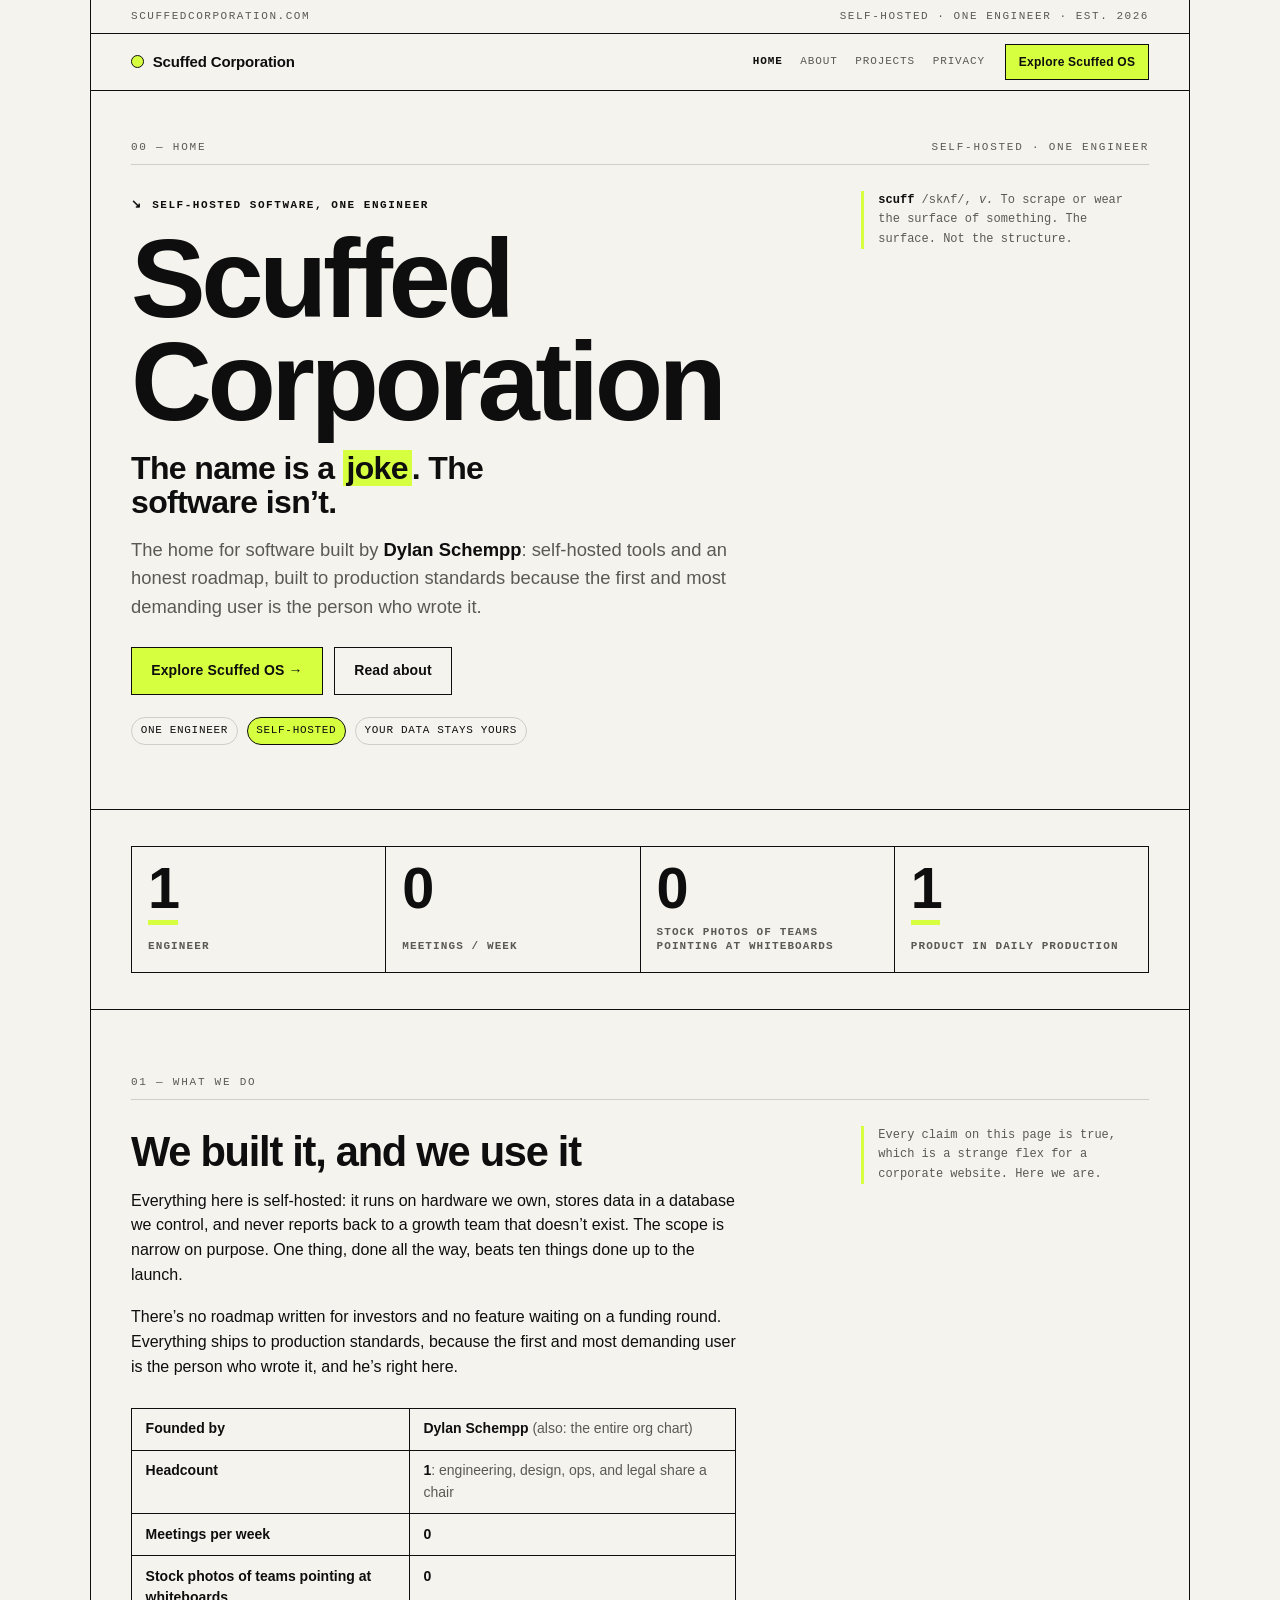
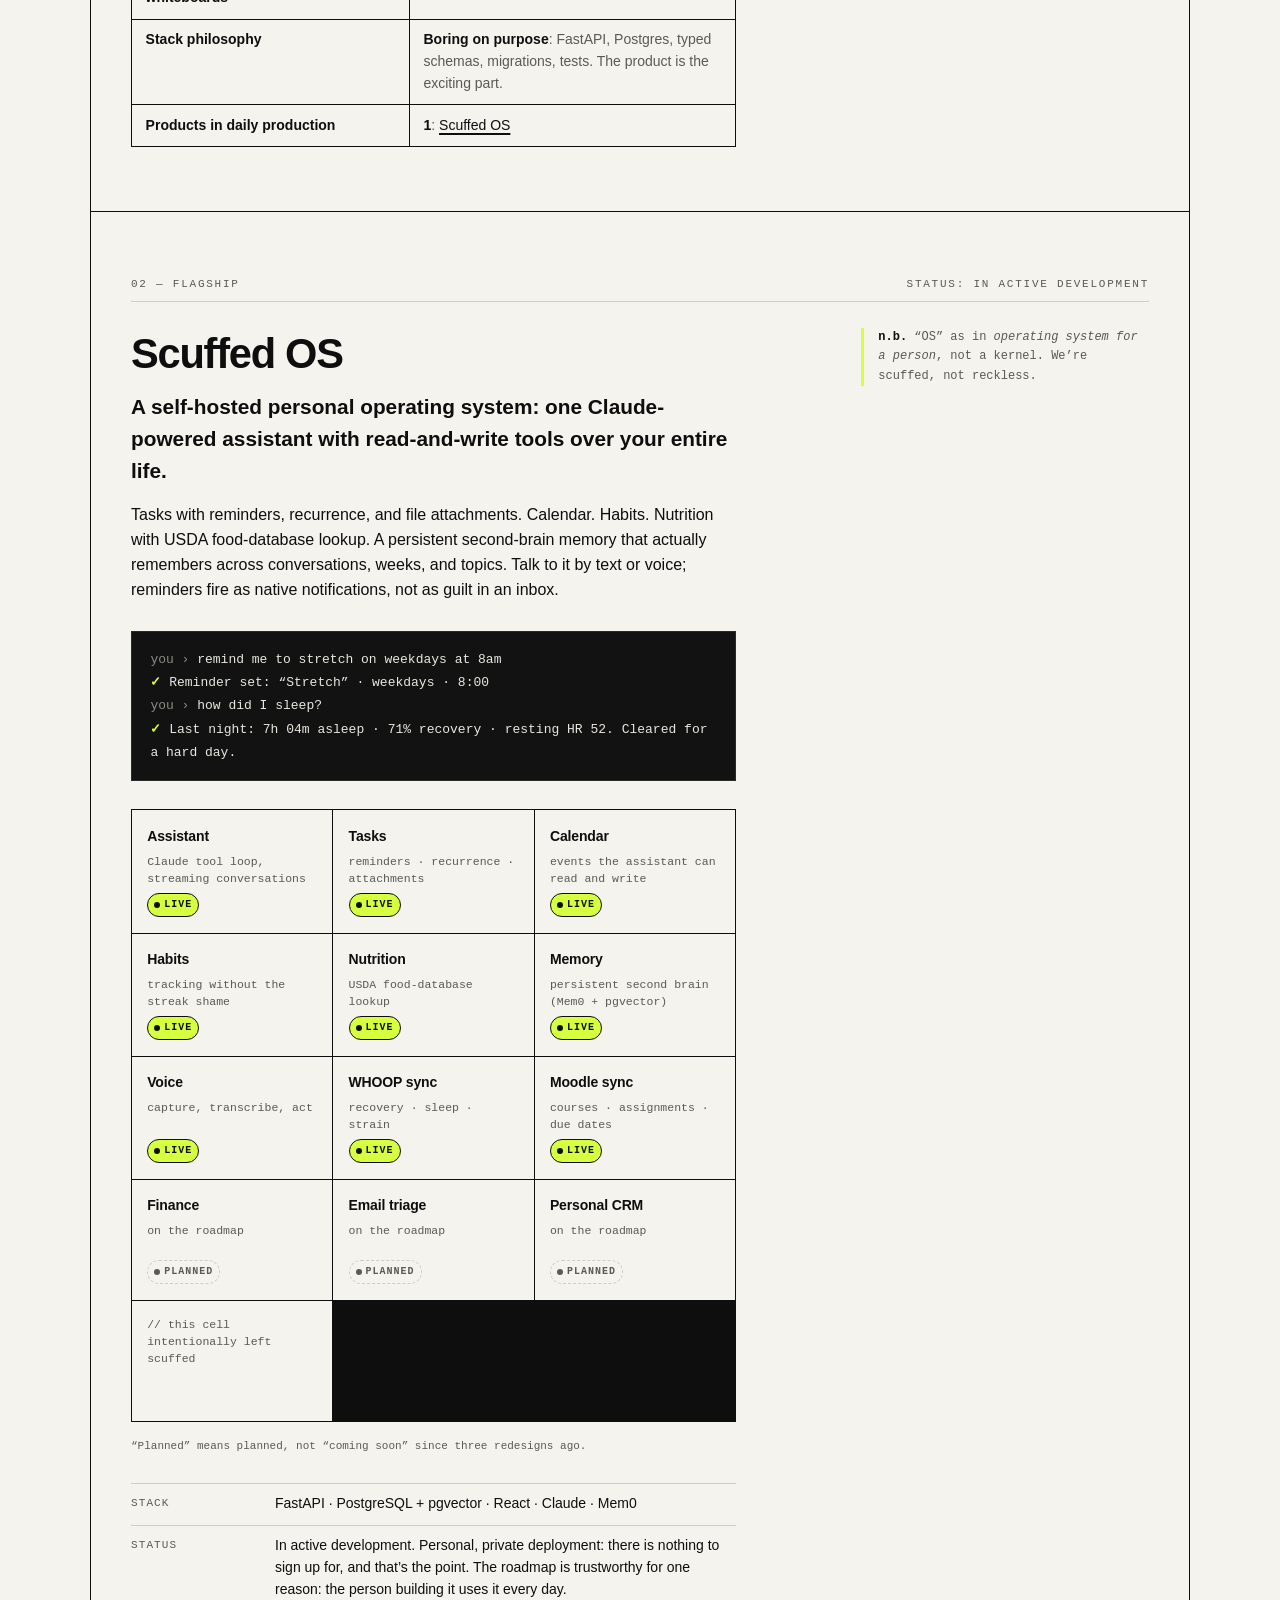
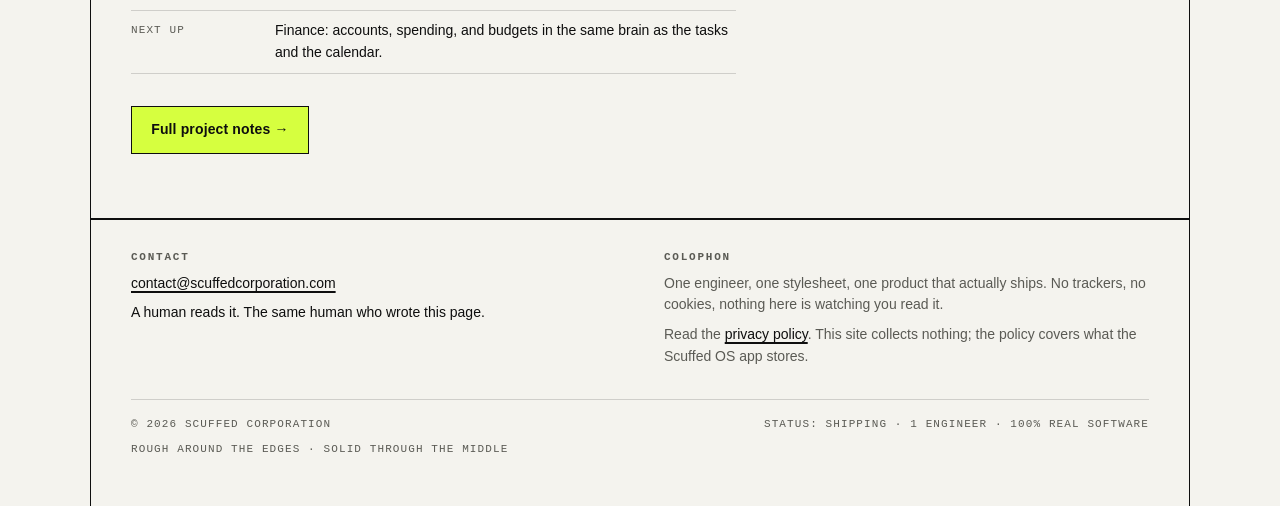
<file: index.html>
<!DOCTYPE html>
<html lang="en">
<head>
<meta charset="utf-8">
<meta name="viewport" content="width=device-width, initial-scale=1">
<title>Scuffed Corporation</title>
<meta name="description" content="Scuffed Corporation is a company operated by Dylan Schempp and houses his software projects: self-hosted personal software with real engineering underneath the self-deprecating name.">
<link rel="canonical" href="https://scuffedcorporation.com/">
<meta property="og:type" content="website">
<meta property="og:site_name" content="Scuffed Corporation">
<meta property="og:title" content="Scuffed Corporation">
<meta property="og:description" content="The company Dylan Schempp operates to house his software projects: self-hosted tools and an honest roadmap.">
<meta property="og:url" content="https://scuffedcorporation.com/">
<meta property="og:image" content="https://scuffedcorporation.com/og.png">
<meta property="og:image:width" content="1200">
<meta property="og:image:height" content="630">
<meta property="og:image:alt" content="Scuffed Corporation: the name is a joke, the software isn't.">
<meta name="twitter:card" content="summary_large_image">
<meta name="theme-color" content="#f4f3ee" media="(prefers-color-scheme: light)">
<meta name="theme-color" content="#0e0e0e" media="(prefers-color-scheme: dark)">
<link rel="icon" href="/favicon.svg" type="image/svg+xml">
<link rel="stylesheet" href="/styles.css">
</head>
<body>
<a class="skip" href="#main">Skip to content</a>

<div class="frame">
  <header>
    <p class="topline">
      <span>scuffedcorporation.com</span>
      <span>self-hosted &middot; one engineer &middot; est. 2026</span>
    </p>
    <nav class="site-nav" aria-label="Main">
      <a class="brand" href="/">Scuffed&nbsp;Corporation</a>
      <div class="nav-right">
        <ul>
          <li><a href="/" aria-current="page">Home</a></li>
          <li><a href="/about/">About</a></li>
          <li><a href="/projects/">Projects</a></li>
          <li><a href="/privacy/">Privacy</a></li>
        </ul>
        <a class="nav-cta" href="/projects/">Explore Scuffed&nbsp;OS</a>
      </div>
    </nav>
  </header>

  <main id="main" tabindex="-1">

    <!-- 00 / hero -->
    <section class="sec hero" aria-labelledby="hero-title">
      <p class="sec-label"><span>00 &mdash; home</span><span>self-hosted &middot; one engineer</span></p>
      <div class="sec-main">
        <p class="eyebrow"><span class="ar" aria-hidden="true">&#8600;</span>Self-hosted software, one engineer</p>
        <h1 id="hero-title">Scuffed Corporation</h1>
        <p class="deck">The name is a <mark class="hl">joke</mark>. The software isn&rsquo;t.</p>
        <p class="lede">The home for software built by <strong>Dylan Schempp</strong>: self-hosted tools and an honest roadmap, built to production standards because the first and most demanding user is the person who wrote it.</p>
        <div class="cta-row">
          <a class="btn" href="/projects/">Explore Scuffed OS &rarr;</a>
          <a class="btn btn-ghost" href="/about/">Read about</a>
        </div>
        <ul class="chips" aria-label="In short">
          <li>one engineer</li>
          <li class="chip-accent">self-hosted</li>
          <li>your data stays yours</li>
        </ul>
      </div>
      <aside class="note">
        <strong>scuff</strong> /sk&#652;f/, <em>v.</em> To scrape or wear the surface of something. The surface. Not the structure.
      </aside>
    </section>

    <!-- 00b / by the numbers -->
    <section class="stat-band" aria-label="By the numbers">
      <ul class="stats">
        <li><span class="stat-num"><span class="em">1</span></span><span class="stat-label">engineer</span></li>
        <li><span class="stat-num">0</span><span class="stat-label">meetings / week</span></li>
        <li><span class="stat-num">0</span><span class="stat-label">stock photos of teams pointing at whiteboards</span></li>
        <li><span class="stat-num"><span class="em">1</span></span><span class="stat-label">product in daily production</span></li>
      </ul>
    </section>

    <!-- 01 / what we do -->
    <section class="sec" aria-labelledby="what-title">
      <p class="sec-label"><span>01 &mdash; what we do</span></p>
      <div class="sec-main">
        <h2 id="what-title">We built it, and we use it</h2>
        <p>Everything here is self-hosted: it runs on hardware we own, stores data in a database we control, and never reports back to a growth team that doesn&rsquo;t exist. The scope is narrow on purpose. One thing, done all the way, beats ten things done up to the launch.</p>
        <p>There&rsquo;s no roadmap written for investors and no feature waiting on a funding round. Everything ships to production standards, because the first and most demanding user is the person who wrote it, and he&rsquo;s right here.</p>
        <table class="facts">
          <caption class="visually-hidden">Company facts</caption>
          <tbody>
            <tr><th scope="row">Founded by</th><td><strong>Dylan Schempp</strong> (also: the entire org chart)</td></tr>
            <tr><th scope="row">Headcount</th><td><strong>1</strong>: engineering, design, ops, and legal share a chair</td></tr>
            <tr><th scope="row">Meetings per week</th><td><strong>0</strong></td></tr>
            <tr><th scope="row">Stock photos of teams pointing at whiteboards</th><td><strong>0</strong></td></tr>
            <tr><th scope="row">Stack philosophy</th><td><strong>Boring on purpose</strong>: FastAPI, Postgres, typed schemas, migrations, tests. The product is the exciting part.</td></tr>
            <tr><th scope="row">Products in daily production</th><td><strong>1</strong>: <a href="/projects/">Scuffed OS</a></td></tr>
          </tbody>
        </table>
      </div>
      <aside class="note">
        Every claim on this page is true, which is a strange flex for a corporate website. Here we are.
      </aside>
    </section>

    <!-- 02 / flagship -->
    <section class="sec" aria-labelledby="os-title">
      <p class="sec-label"><span>02 &mdash; flagship</span><span>status: in active development</span></p>
      <div class="sec-main">
        <h2 id="os-title">Scuffed OS</h2>
        <p class="sub">A self-hosted personal operating system: one Claude-powered assistant with read-and-write tools over your entire life.</p>
        <p>Tasks with reminders, recurrence, and file attachments. Calendar. Habits. Nutrition with USDA food-database lookup. A persistent second-brain memory that actually remembers across conversations, weeks, and topics. Talk to it by text or voice; reminders fire as native notifications, not as guilt in an inbox.</p>

        <div class="term" role="group" aria-label="A sample exchange with the Scuffed OS assistant">
          <p><span class="term-prompt">you &rsaquo;</span> remind me to stretch on weekdays at 8am</p>
          <p><span class="term-ok">&#10003;</span> Reminder set: &ldquo;Stretch&rdquo; &middot; weekdays &middot; 8:00</p>
          <p><span class="term-prompt">you &rsaquo;</span> how did I sleep?</p>
          <p><span class="term-ok">&#10003;</span> Last night: 7h 04m asleep &middot; 71% recovery &middot; resting HR 52. Cleared for a hard day.</p>
        </div>

        <ul class="modules" aria-label="Scuffed OS modules and status">
          <li><span class="mod-name">Assistant</span><span class="mod-desc">Claude tool loop, streaming conversations</span><span class="tag tag-live">live</span></li>
          <li><span class="mod-name">Tasks</span><span class="mod-desc">reminders &middot; recurrence &middot; attachments</span><span class="tag tag-live">live</span></li>
          <li><span class="mod-name">Calendar</span><span class="mod-desc">events the assistant can read and write</span><span class="tag tag-live">live</span></li>
          <li><span class="mod-name">Habits</span><span class="mod-desc">tracking without the streak shame</span><span class="tag tag-live">live</span></li>
          <li><span class="mod-name">Nutrition</span><span class="mod-desc">USDA food-database lookup</span><span class="tag tag-live">live</span></li>
          <li><span class="mod-name">Memory</span><span class="mod-desc">persistent second brain (Mem0 + pgvector)</span><span class="tag tag-live">live</span></li>
          <li><span class="mod-name">Voice</span><span class="mod-desc">capture, transcribe, act</span><span class="tag tag-live">live</span></li>
          <li><span class="mod-name">WHOOP sync</span><span class="mod-desc">recovery &middot; sleep &middot; strain</span><span class="tag tag-live">live</span></li>
          <li><span class="mod-name">Moodle sync</span><span class="mod-desc">courses &middot; assignments &middot; due dates</span><span class="tag tag-live">live</span></li>
          <li><span class="mod-name">Finance</span><span class="mod-desc">on the roadmap</span><span class="tag tag-plan">planned</span></li>
          <li><span class="mod-name">Email triage</span><span class="mod-desc">on the roadmap</span><span class="tag tag-plan">planned</span></li>
          <li><span class="mod-name">Personal CRM</span><span class="mod-desc">on the roadmap</span><span class="tag tag-plan">planned</span></li>
          <li aria-hidden="true"><span class="mod-desc">// this cell intentionally left scuffed</span></li>
        </ul>
        <p class="legend">&ldquo;Planned&rdquo; means planned, not &ldquo;coming soon&rdquo; since three redesigns ago.</p>

        <dl class="meta">
          <div><dt>Stack</dt><dd>FastAPI &middot; PostgreSQL + pgvector &middot; React &middot; Claude &middot; Mem0</dd></div>
          <div><dt>Status</dt><dd>In active development. Personal, private deployment: there is nothing to sign up for, and that&rsquo;s the point. The roadmap is trustworthy for one reason: the person building it uses it every day.</dd></div>
          <div><dt>Next up</dt><dd>Finance: accounts, spending, and budgets in the same brain as the tasks and the calendar.</dd></div>
        </dl>

        <a class="btn" href="/projects/">Full project notes &rarr;</a>
      </div>
      <aside class="note">
        <strong>n.b.</strong> &ldquo;OS&rdquo; as in <em>operating system for a person</em>, not a kernel. We&rsquo;re scuffed, not reckless.
      </aside>
    </section>

  </main>

  <footer>
    <div>
      <h2>Contact</h2>
      <p><a href="mailto:contact@scuffedcorporation.com">contact@scuffedcorporation.com</a></p>
      <p>A human reads it. The same human who wrote this page.</p>
    </div>
    <div class="colophon">
      <h2>Colophon</h2>
      <p>One engineer, one stylesheet, one product that actually ships. No trackers, no cookies, nothing here is watching you read it.</p>
      <p>Read the <a href="/privacy/">privacy policy</a>. This site collects nothing; the policy covers what the Scuffed OS app stores.</p>
    </div>
    <p class="copyright">
      <span>&copy; 2026 Scuffed Corporation</span>
      <span>status: shipping &middot; 1 engineer &middot; 100% real software</span>
      <span>rough around the edges &middot; solid through the middle</span>
    </p>
  </footer>
</div>

</body>
</html>
</file>
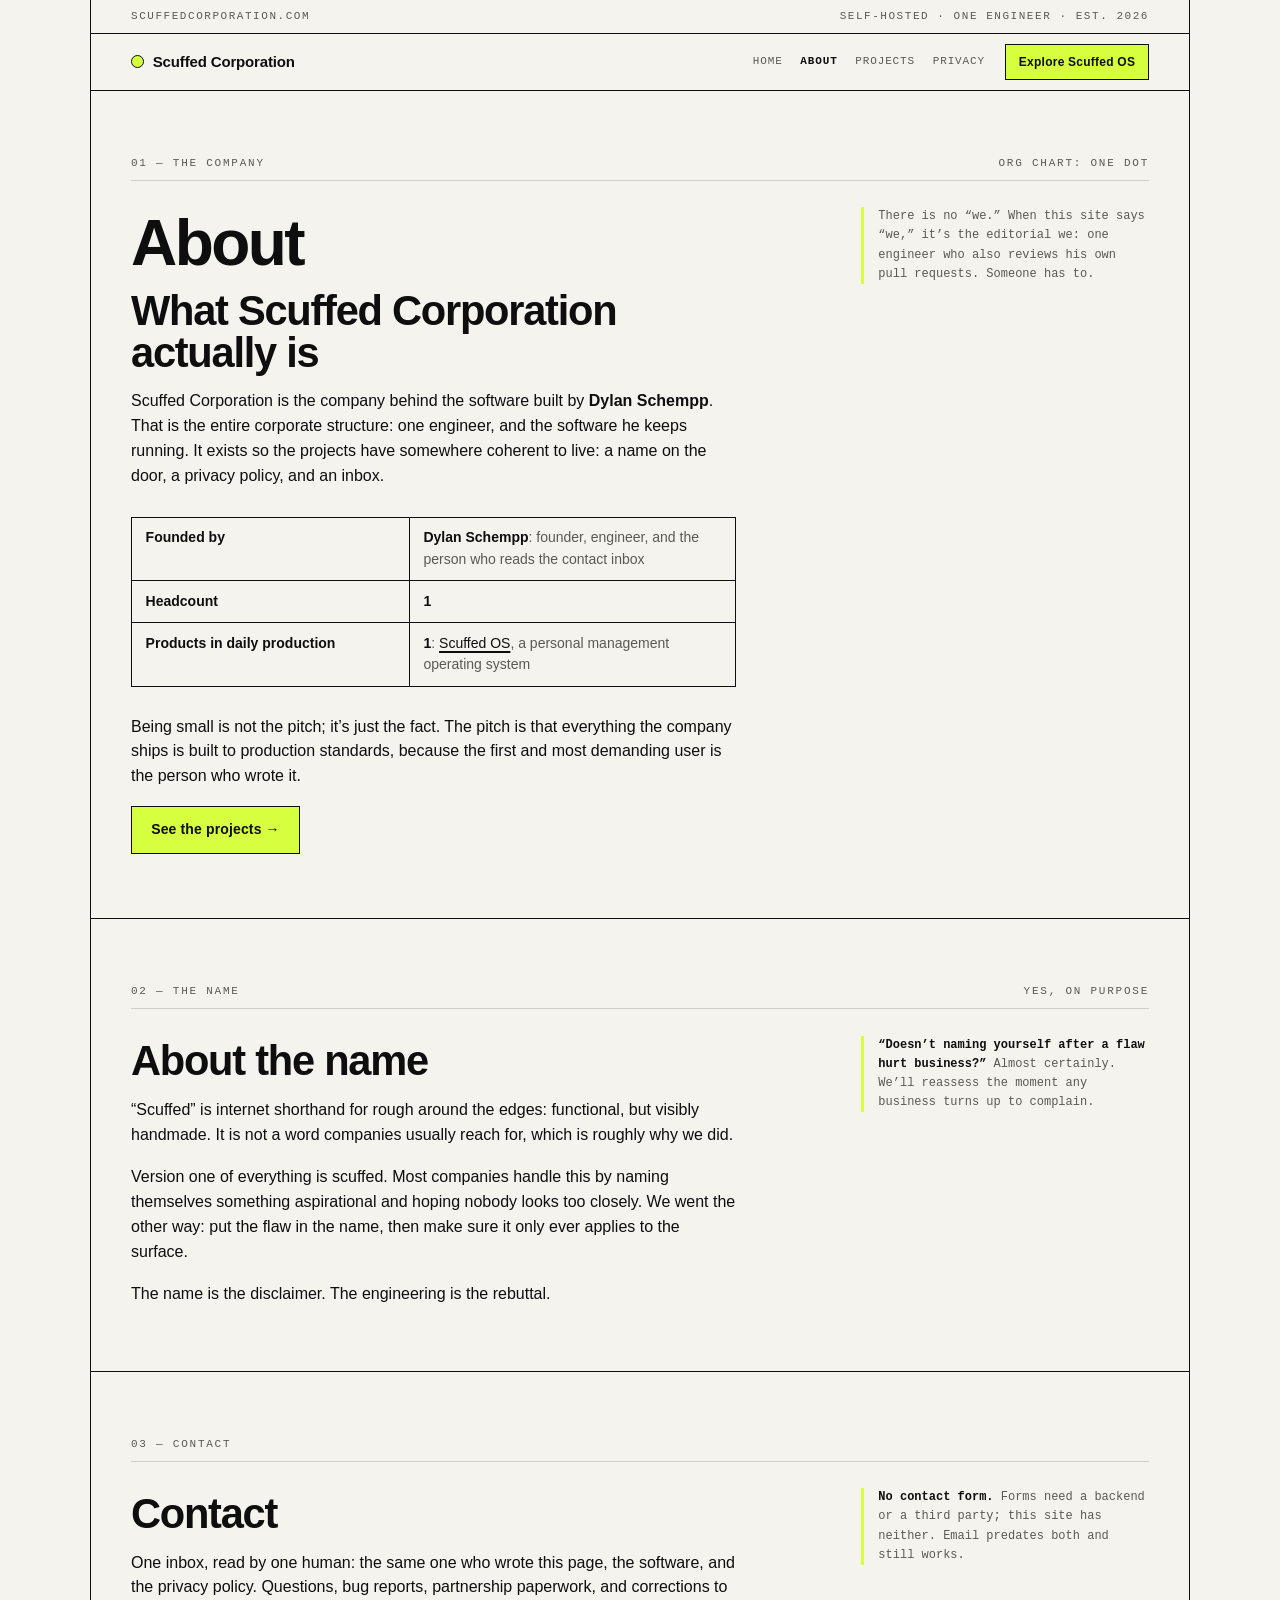
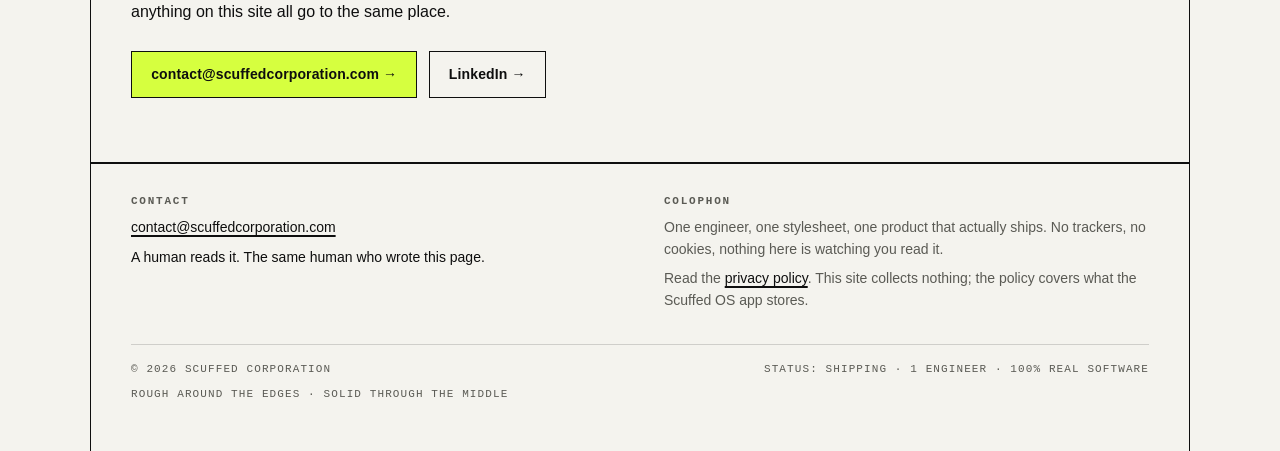
<file: about/index.html>
<!DOCTYPE html>
<html lang="en">
<head>
<meta charset="utf-8">
<meta name="viewport" content="width=device-width, initial-scale=1">
<title>About — Scuffed Corporation</title>
<meta name="description" content="Scuffed Corporation is a one-person software shop run by Dylan Schempp: an honest org chart of one, and why the company is named after its own rough edges.">
<link rel="canonical" href="https://scuffedcorporation.com/about/">
<meta property="og:type" content="website">
<meta property="og:site_name" content="Scuffed Corporation">
<meta property="og:title" content="About — Scuffed Corporation">
<meta property="og:description" content="One engineer, one company, zero invented history. What Scuffed Corporation believes, what it actually is, and why it's called that.">
<meta property="og:url" content="https://scuffedcorporation.com/about/">
<meta property="og:image" content="https://scuffedcorporation.com/og.png">
<meta property="og:image:width" content="1200">
<meta property="og:image:height" content="630">
<meta property="og:image:alt" content="Scuffed Corporation: the name is a joke, the software isn't.">
<meta name="twitter:card" content="summary_large_image">
<meta name="theme-color" content="#f4f3ee" media="(prefers-color-scheme: light)">
<meta name="theme-color" content="#0e0e0e" media="(prefers-color-scheme: dark)">
<link rel="icon" href="/favicon.svg" type="image/svg+xml">
<link rel="stylesheet" href="/styles.css">
</head>
<body>
<a class="skip" href="#main">Skip to content</a>

<div class="frame">
  <header>
    <p class="topline">
      <span>scuffedcorporation.com</span>
      <span>self-hosted &middot; one engineer &middot; est. 2026</span>
    </p>
    <nav class="site-nav" aria-label="Main">
      <a class="brand" href="/">Scuffed&nbsp;Corporation</a>
      <div class="nav-right">
        <ul>
          <li><a href="/">Home</a></li>
          <li><a href="/about/" aria-current="page">About</a></li>
          <li><a href="/projects/">Projects</a></li>
          <li><a href="/privacy/">Privacy</a></li>
        </ul>
        <a class="nav-cta" href="/projects/">Explore Scuffed&nbsp;OS</a>
      </div>
    </nav>
  </header>

  <main id="main" tabindex="-1">

    <!-- 01 / the company -->
    <section class="sec" aria-labelledby="about-title">
      <p class="sec-label"><span>01 &mdash; the company</span><span>org chart: one dot</span></p>
      <div class="sec-main">
        <h1 class="page-title" id="about-title">About</h1>
        <h2 id="company-title">What Scuffed Corporation actually is</h2>
        <p>Scuffed Corporation is the company behind the software built by <strong>Dylan Schempp</strong>. That is the entire corporate structure: one engineer, and the software he keeps running. It exists so the projects have somewhere coherent to live: a name on the door, a privacy policy, and an inbox.</p>
        <table class="facts">
          <caption class="visually-hidden">Company facts</caption>
          <tbody>
            <tr><th scope="row">Founded by</th><td><strong>Dylan Schempp</strong>: founder, engineer, and the person who reads the contact inbox</td></tr>
            <tr><th scope="row">Headcount</th><td><strong>1</strong></td></tr>
            <tr><th scope="row">Products in daily production</th><td><strong>1</strong>: <a href="/projects/">Scuffed OS</a>, a personal management operating system</td></tr>
          </tbody>
        </table>
        <p>Being small is not the pitch; it&rsquo;s just the fact. The pitch is that everything the company ships is built to production standards, because the first and most demanding user is the person who wrote it.</p>
        <a class="btn" href="/projects/">See the projects &rarr;</a>
      </div>
      <aside class="note">
        There is no &ldquo;we.&rdquo; When this site says &ldquo;we,&rdquo; it&rsquo;s the editorial we: one engineer who also reviews his own pull requests. Someone has to.
      </aside>
    </section>

    <!-- 02 / the name -->
    <section class="sec" aria-labelledby="name-title">
      <p class="sec-label"><span>02 &mdash; the name</span><span>yes, on purpose</span></p>
      <div class="sec-main">
        <h2 id="name-title">About the name</h2>
        <p>&ldquo;Scuffed&rdquo; is internet shorthand for rough around the edges: functional, but visibly handmade. It is not a word companies usually reach for, which is roughly why we did.</p>
        <p>Version one of everything is scuffed. Most companies handle this by naming themselves something aspirational and hoping nobody looks too closely. We went the other way: put the flaw in the name, then make sure it only ever applies to the surface.</p>
        <p>The name is the disclaimer. The engineering is the rebuttal.</p>
      </div>
      <aside class="note">
        <strong>&ldquo;Doesn&rsquo;t naming yourself after a flaw hurt business?&rdquo;</strong> Almost certainly. We&rsquo;ll reassess the moment any business turns up to complain.
      </aside>
    </section>

    <!-- 03 / contact -->
    <section class="sec" aria-labelledby="contact-title">
      <p class="sec-label"><span>03 &mdash; contact</span></p>
      <div class="sec-main">
        <h2 id="contact-title">Contact</h2>
        <p>One inbox, read by one human: the same one who wrote this page, the software, and the privacy policy. Questions, bug reports, partnership paperwork, and corrections to anything on this site all go to the same place.</p>
        <div class="cta-row">
          <a class="btn" href="mailto:contact@scuffedcorporation.com">contact@scuffedcorporation.com &rarr;</a>
          <a class="btn btn-ghost" href="https://www.linkedin.com/in/dylan-schempp-b63727283/" target="_blank" rel="noopener">LinkedIn &rarr;</a>
        </div>
      </div>
      <aside class="note">
        <strong>No contact form.</strong> Forms need a backend or a third party; this site has neither. Email predates both and still works.
      </aside>
    </section>

  </main>

  <footer>
    <div>
      <h2>Contact</h2>
      <p><a href="mailto:contact@scuffedcorporation.com">contact@scuffedcorporation.com</a></p>
      <p>A human reads it. The same human who wrote this page.</p>
    </div>
    <div class="colophon">
      <h2>Colophon</h2>
      <p>One engineer, one stylesheet, one product that actually ships. No trackers, no cookies, nothing here is watching you read it.</p>
      <p>Read the <a href="/privacy/">privacy policy</a>. This site collects nothing; the policy covers what the Scuffed OS app stores.</p>
    </div>
    <p class="copyright">
      <span>&copy; 2026 Scuffed Corporation</span>
      <span>status: shipping &middot; 1 engineer &middot; 100% real software</span>
      <span>rough around the edges &middot; solid through the middle</span>
    </p>
  </footer>
</div>

</body>
</html>
</file>
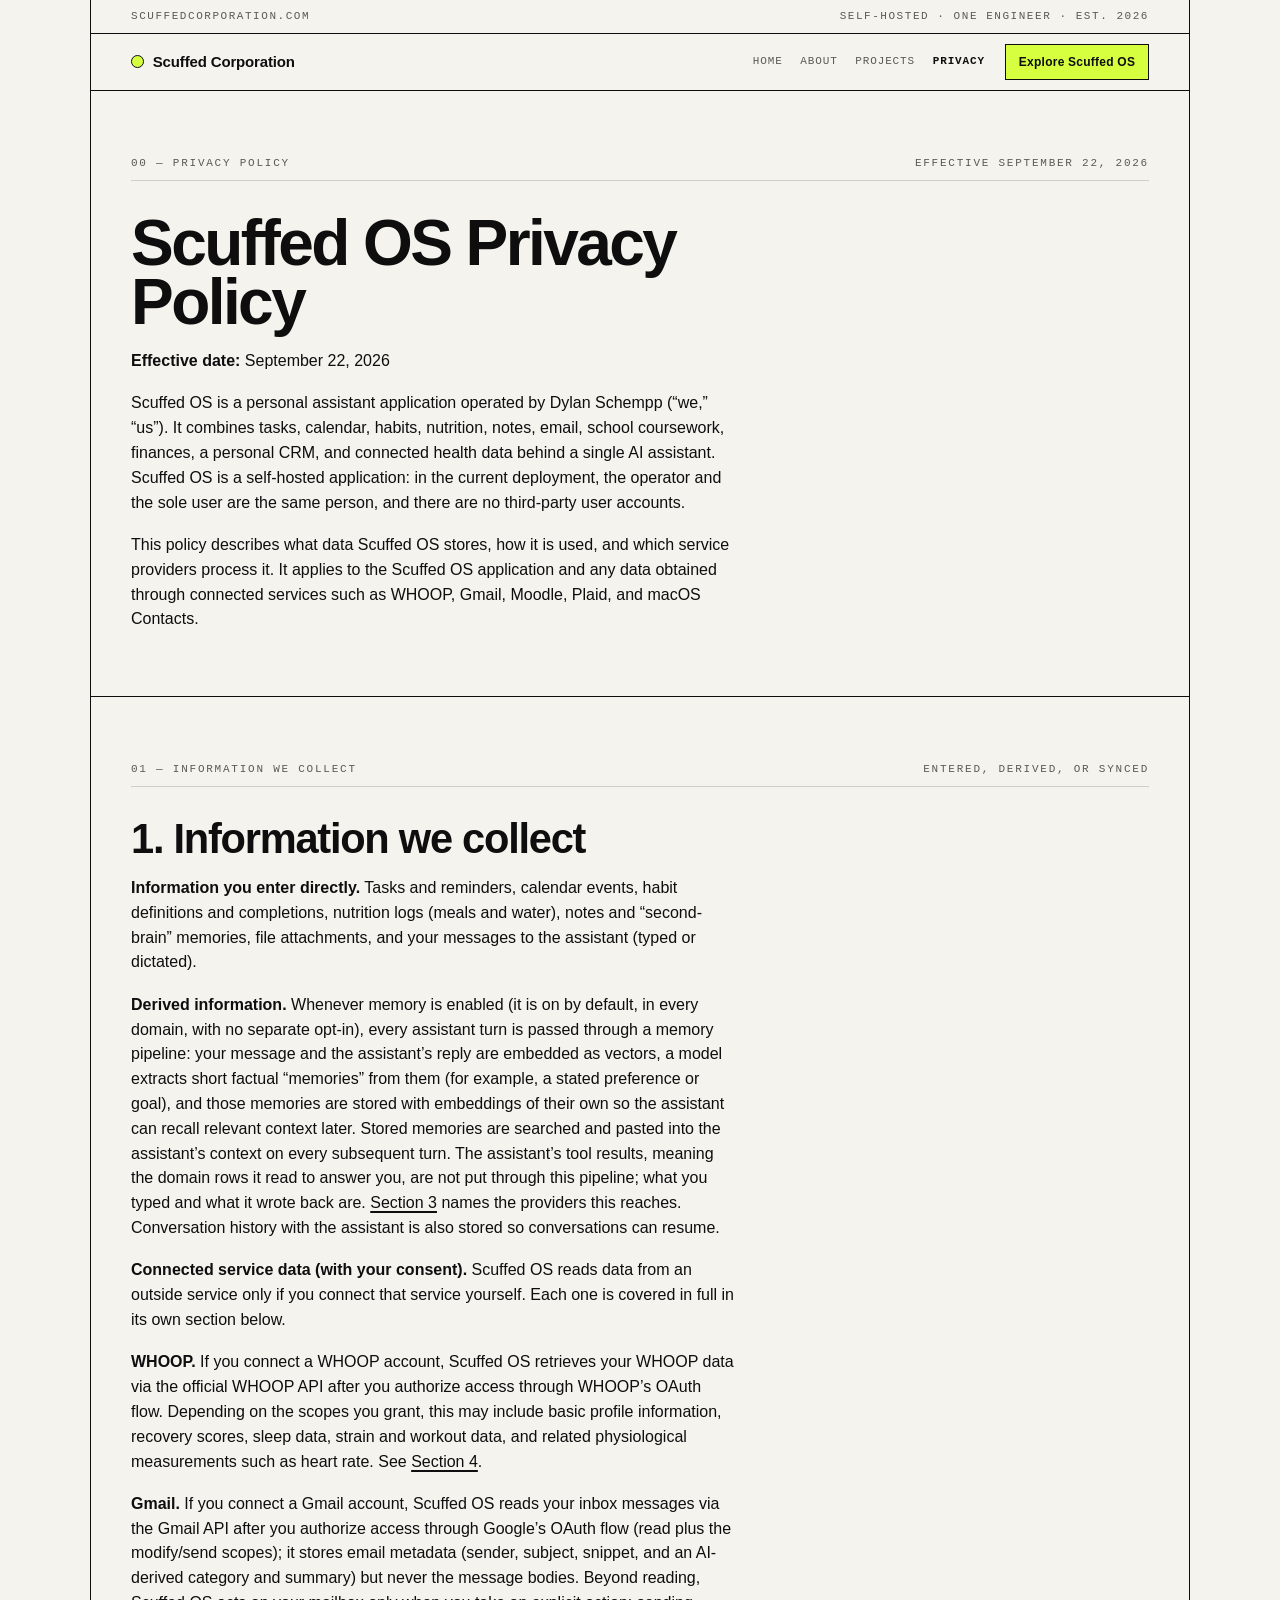
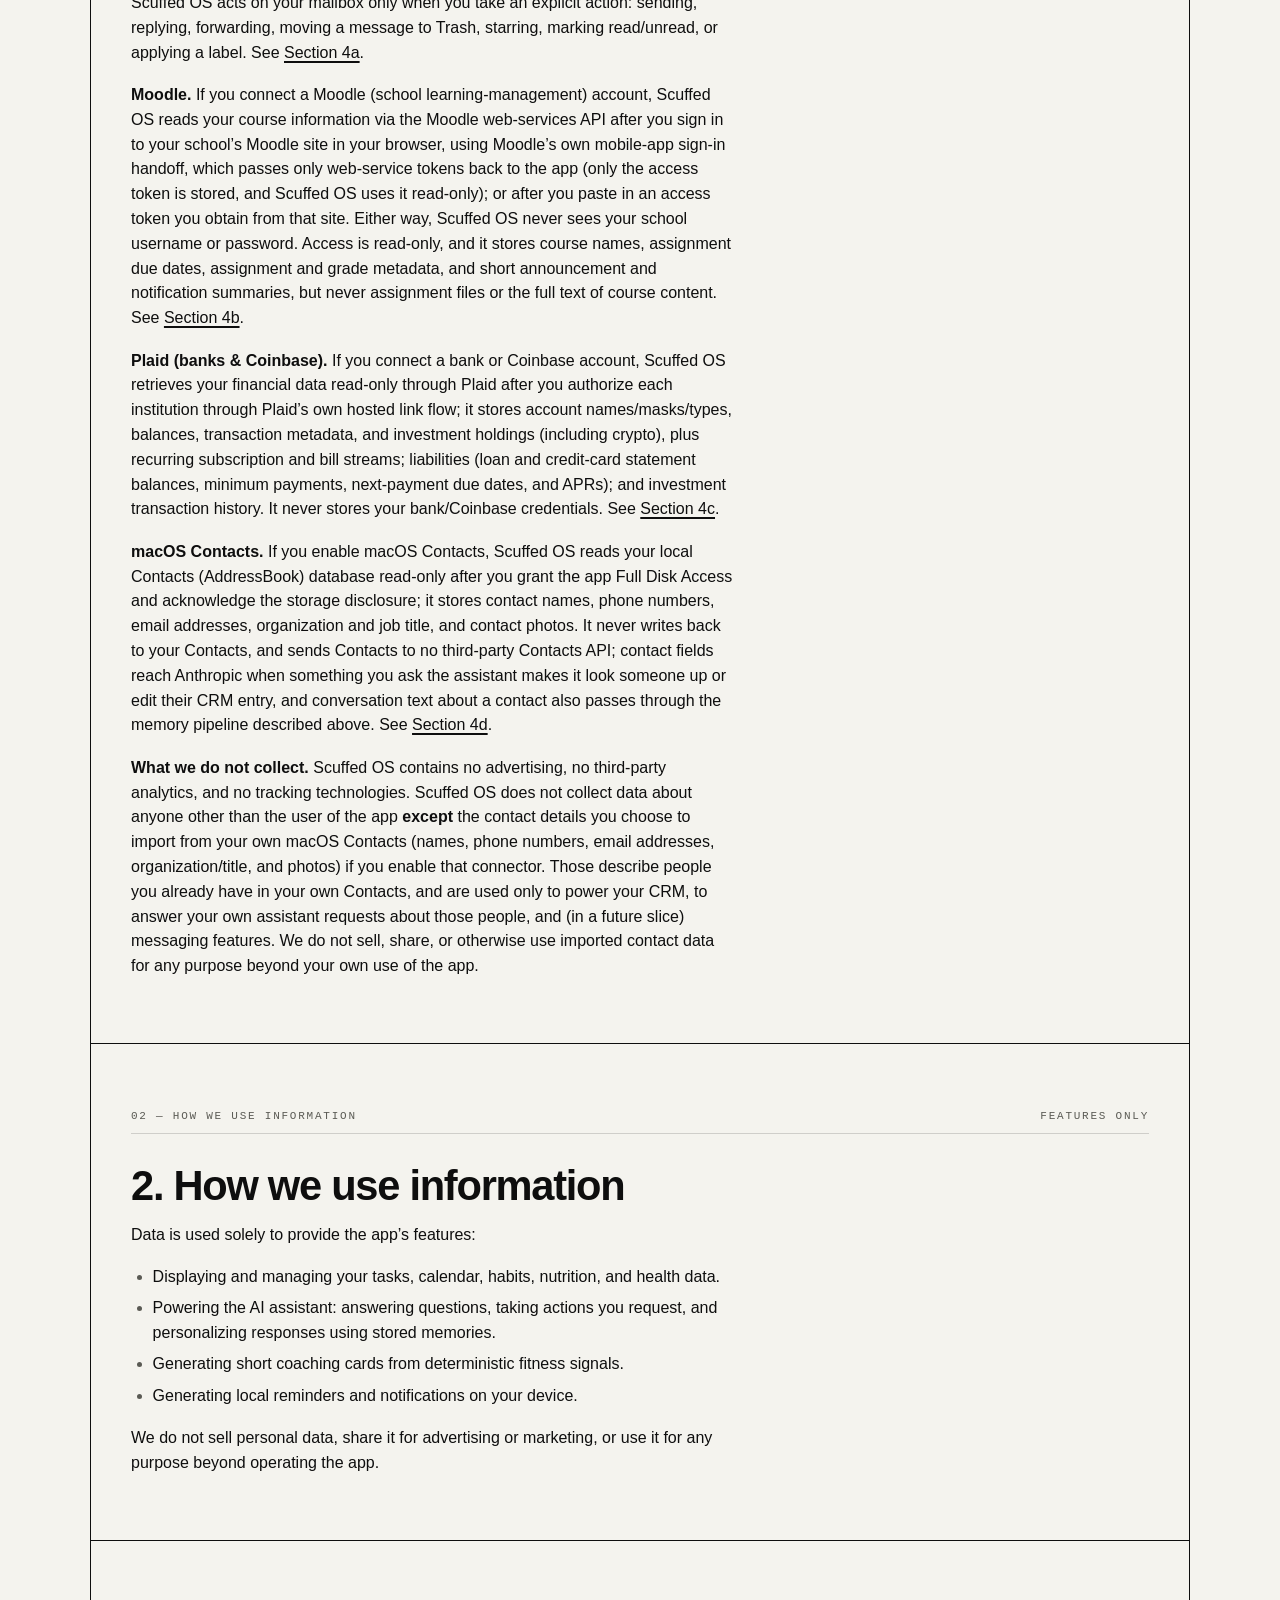
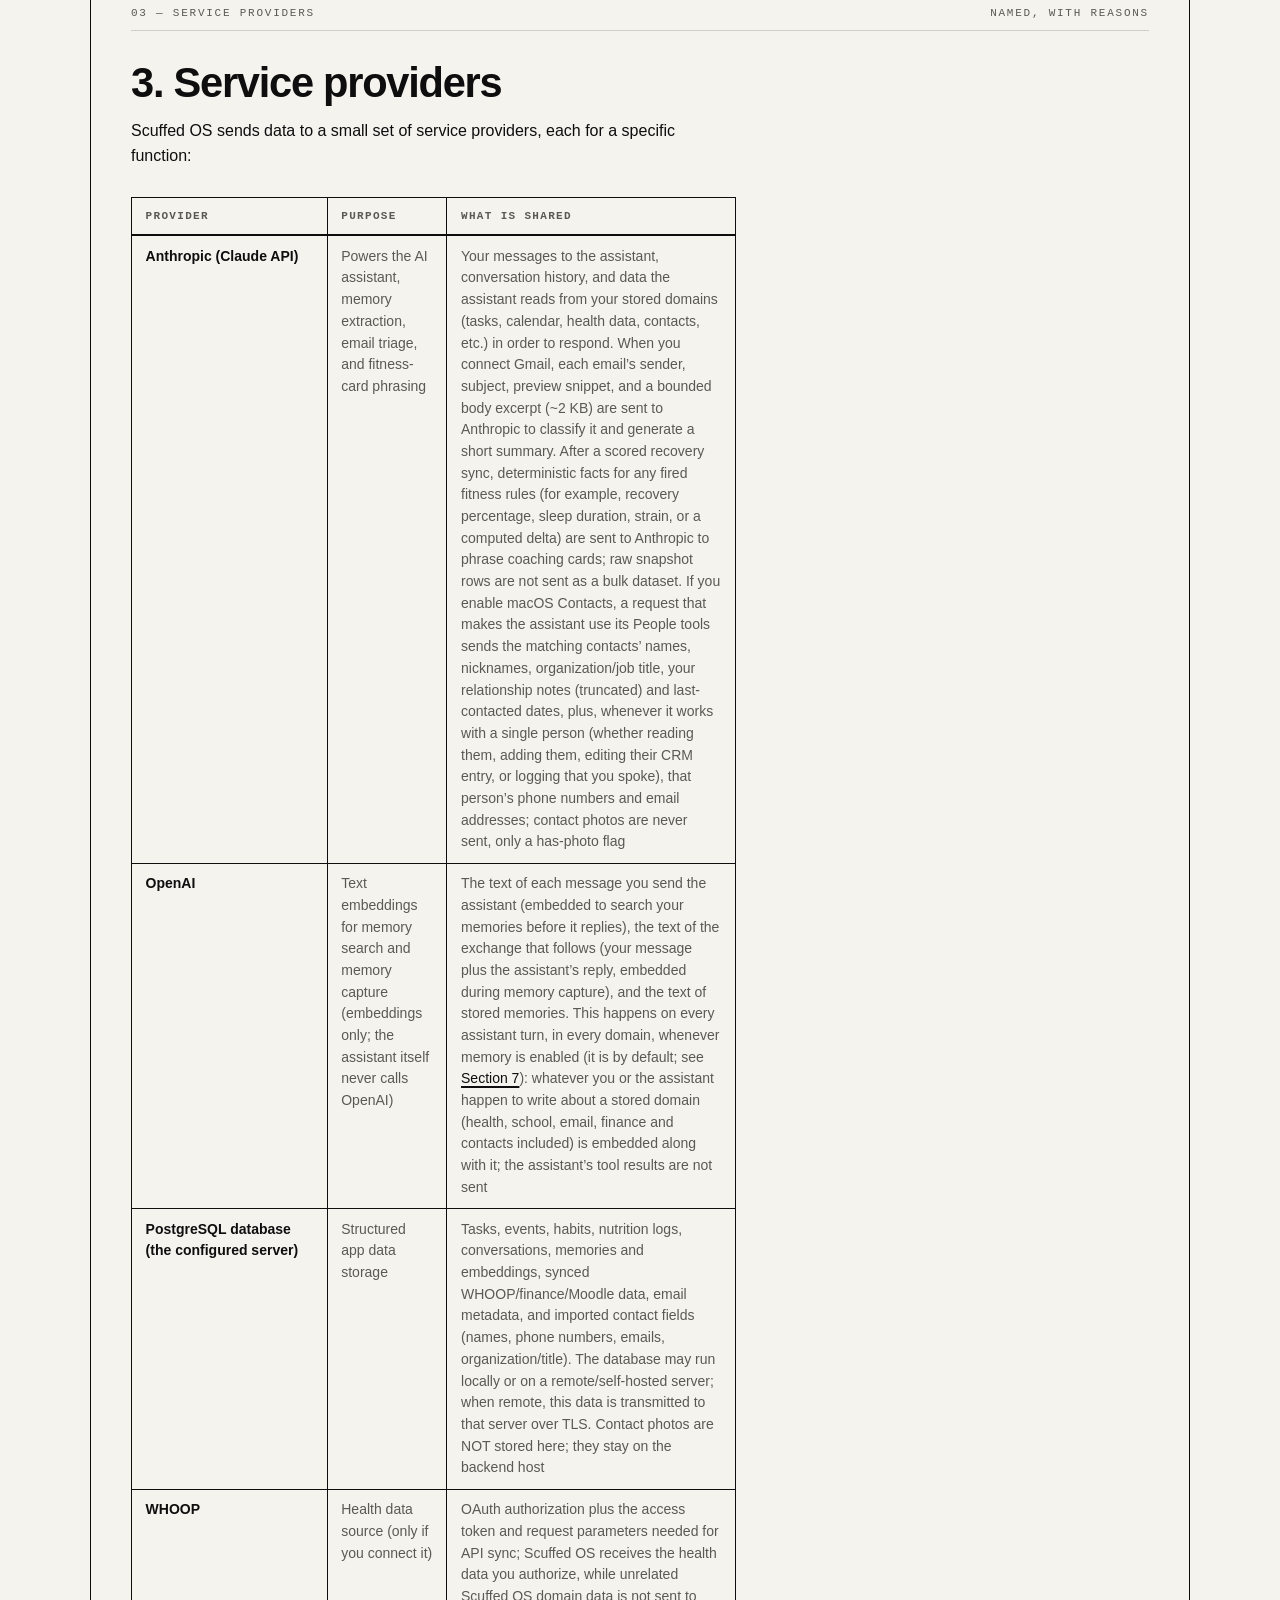
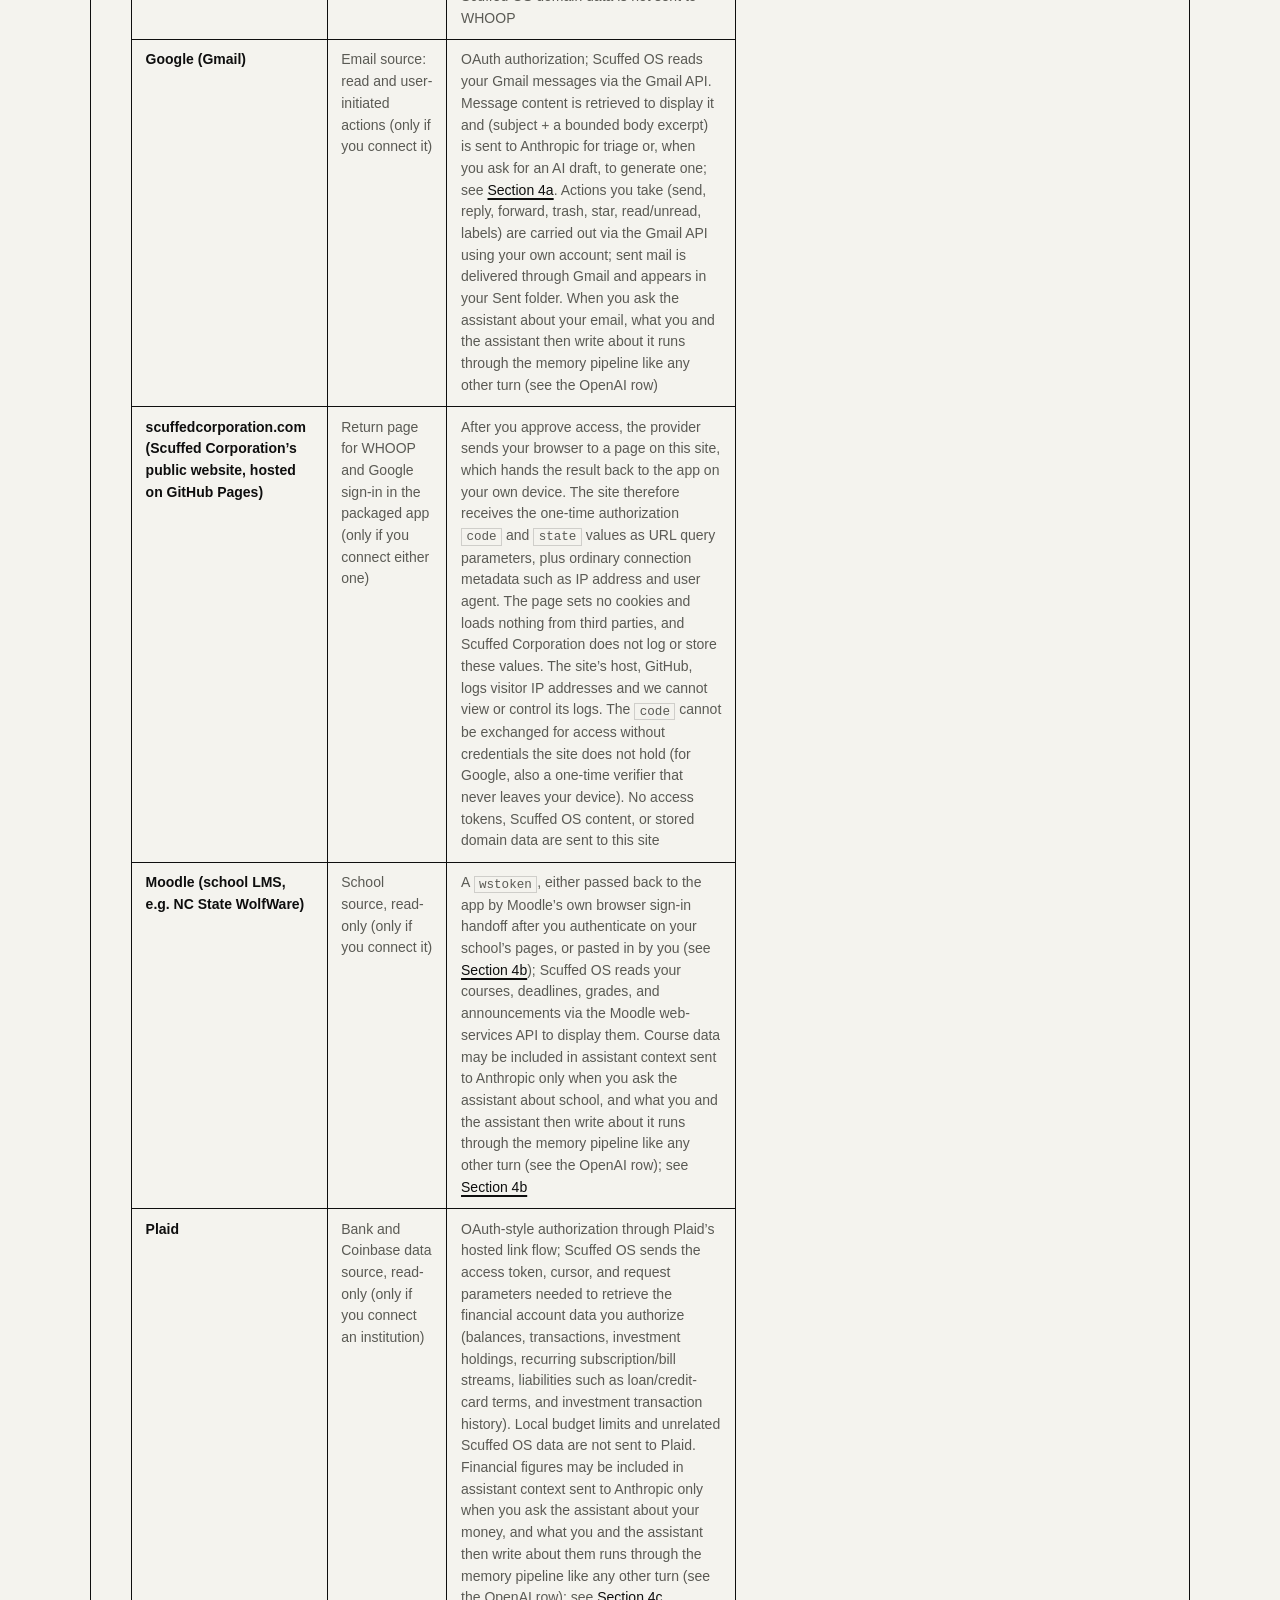
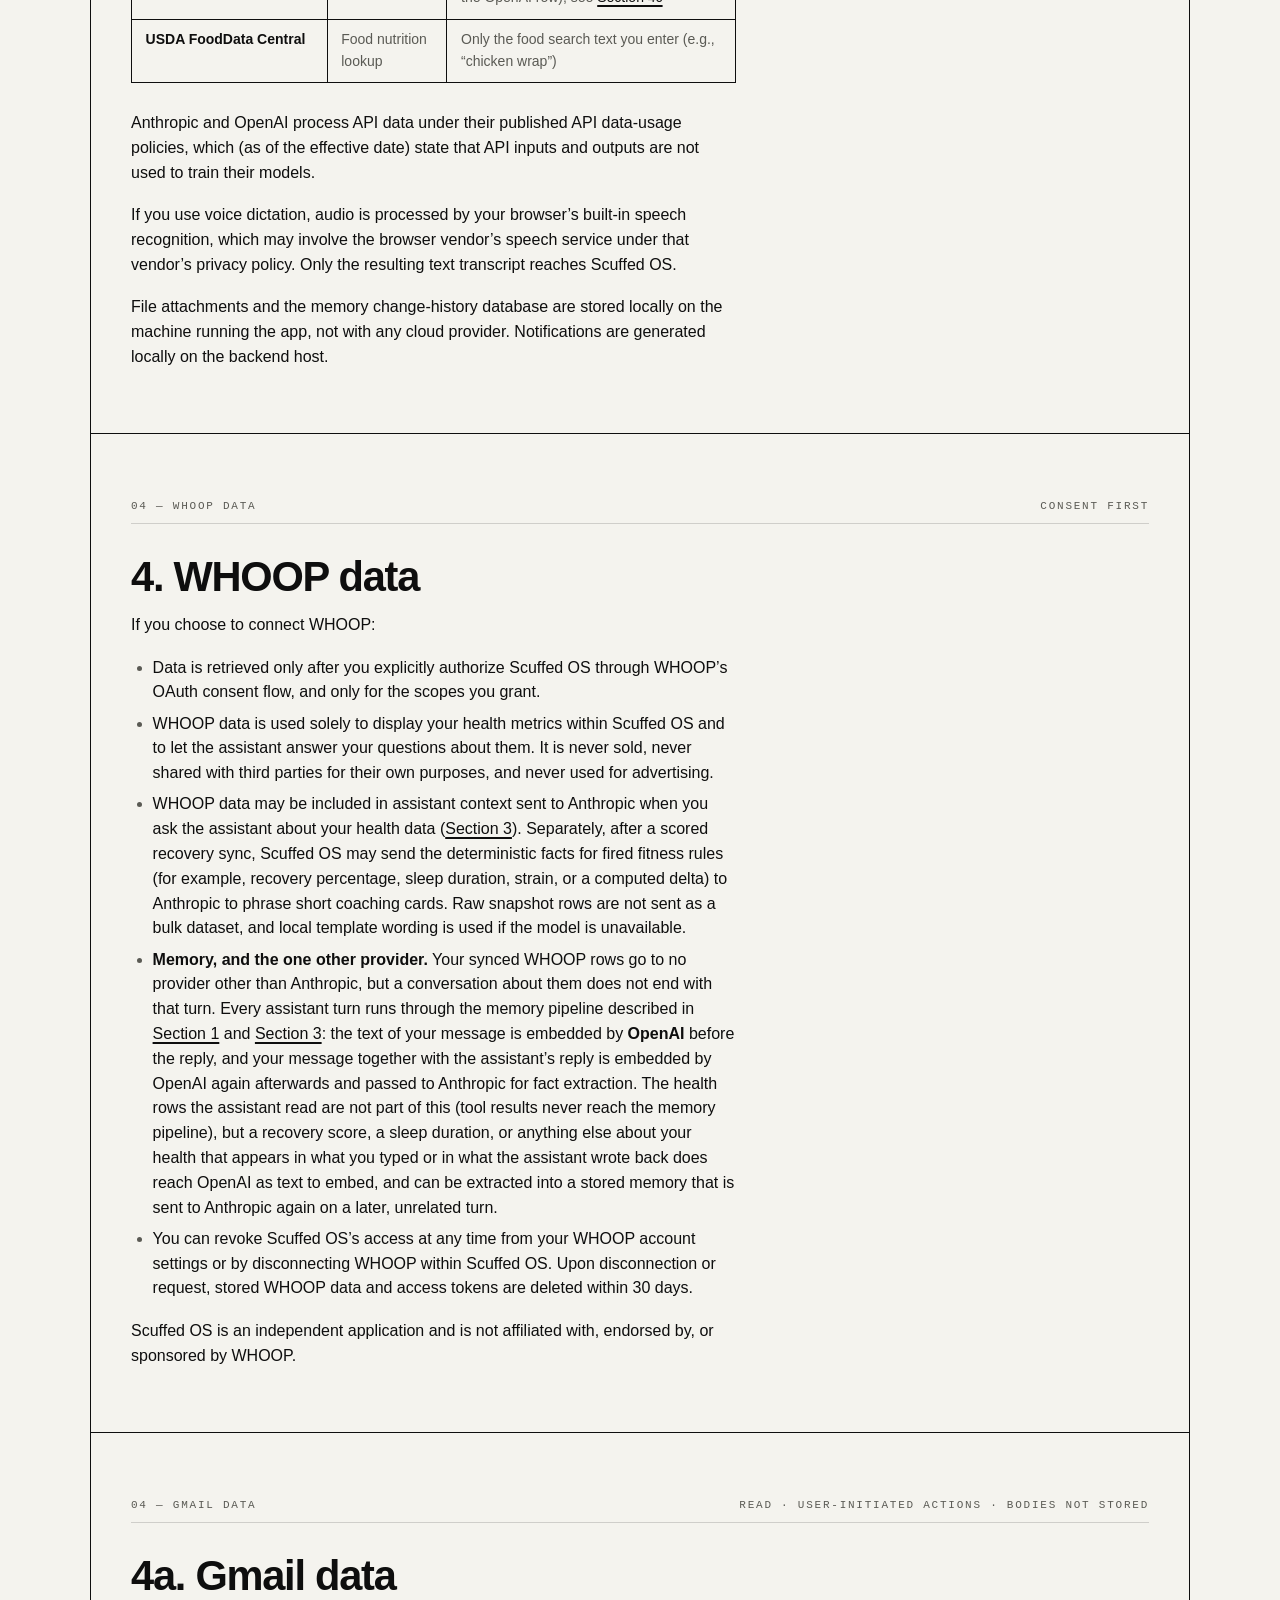
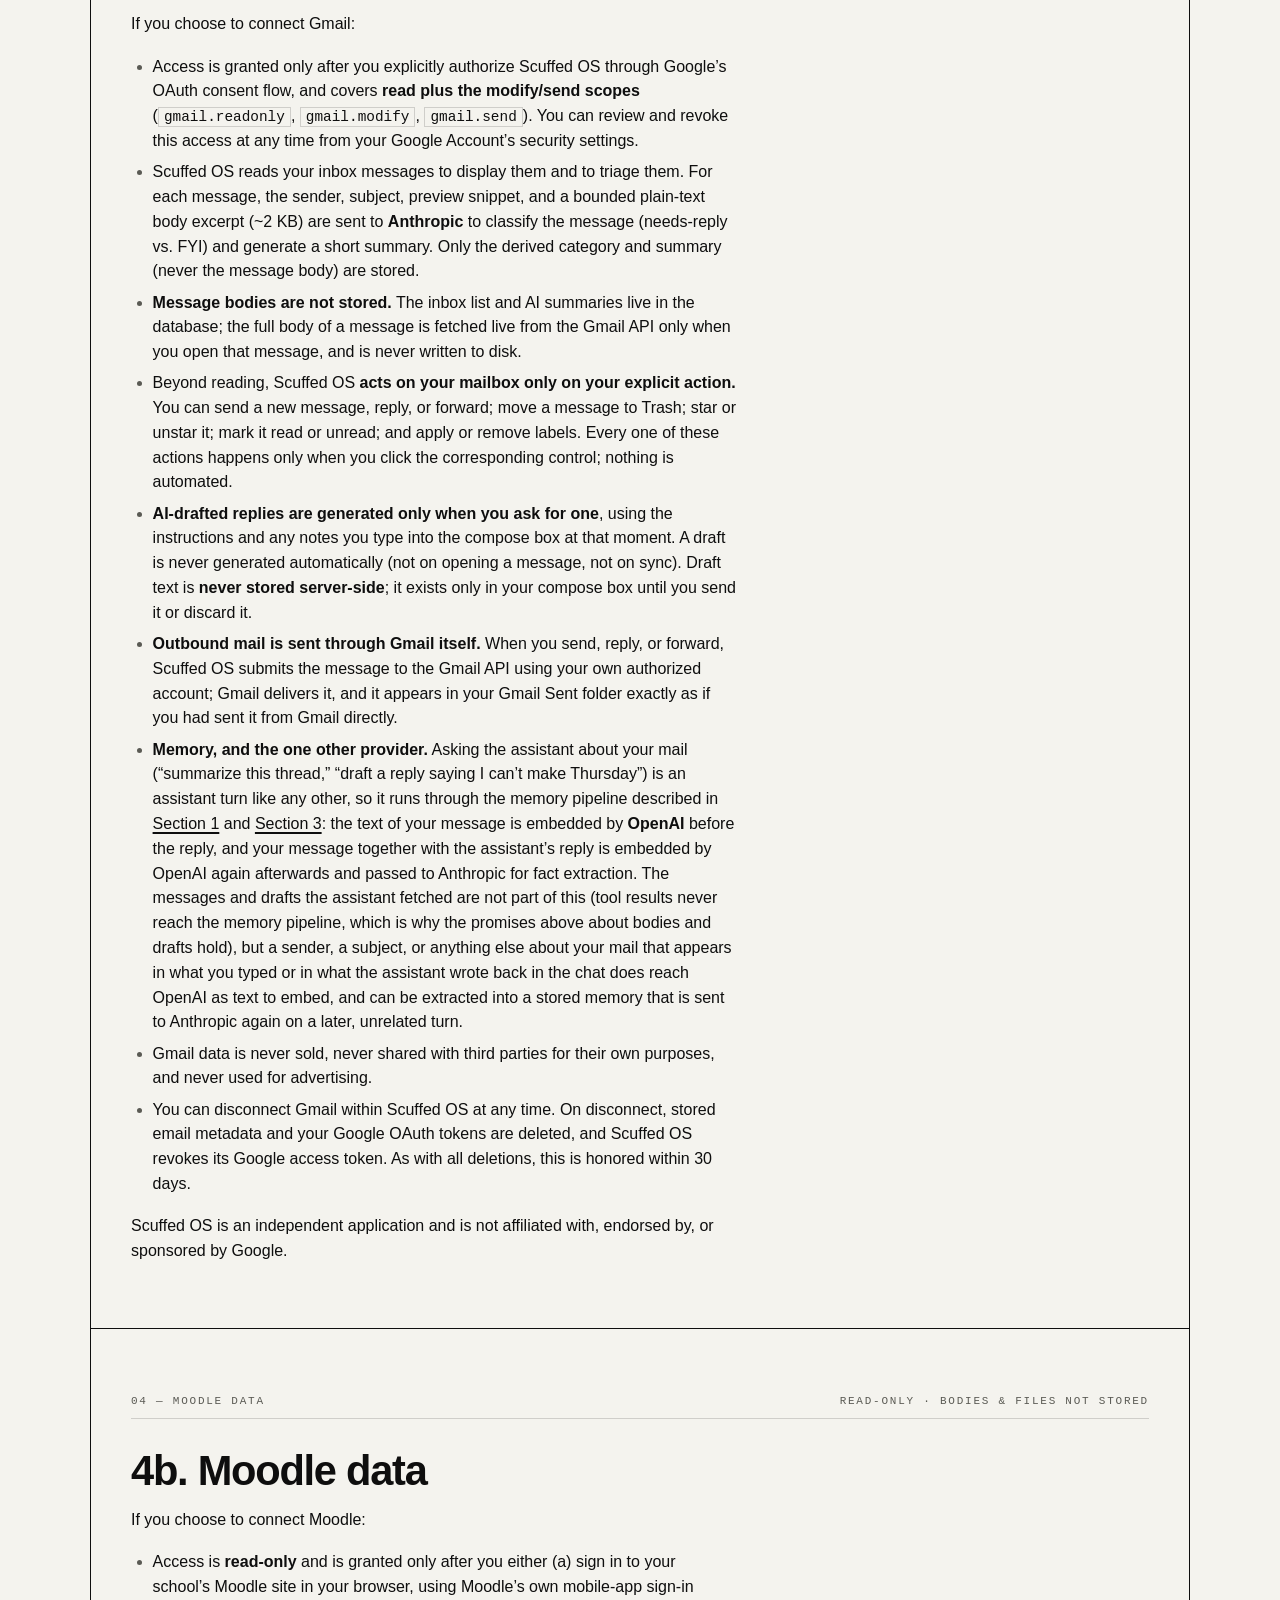
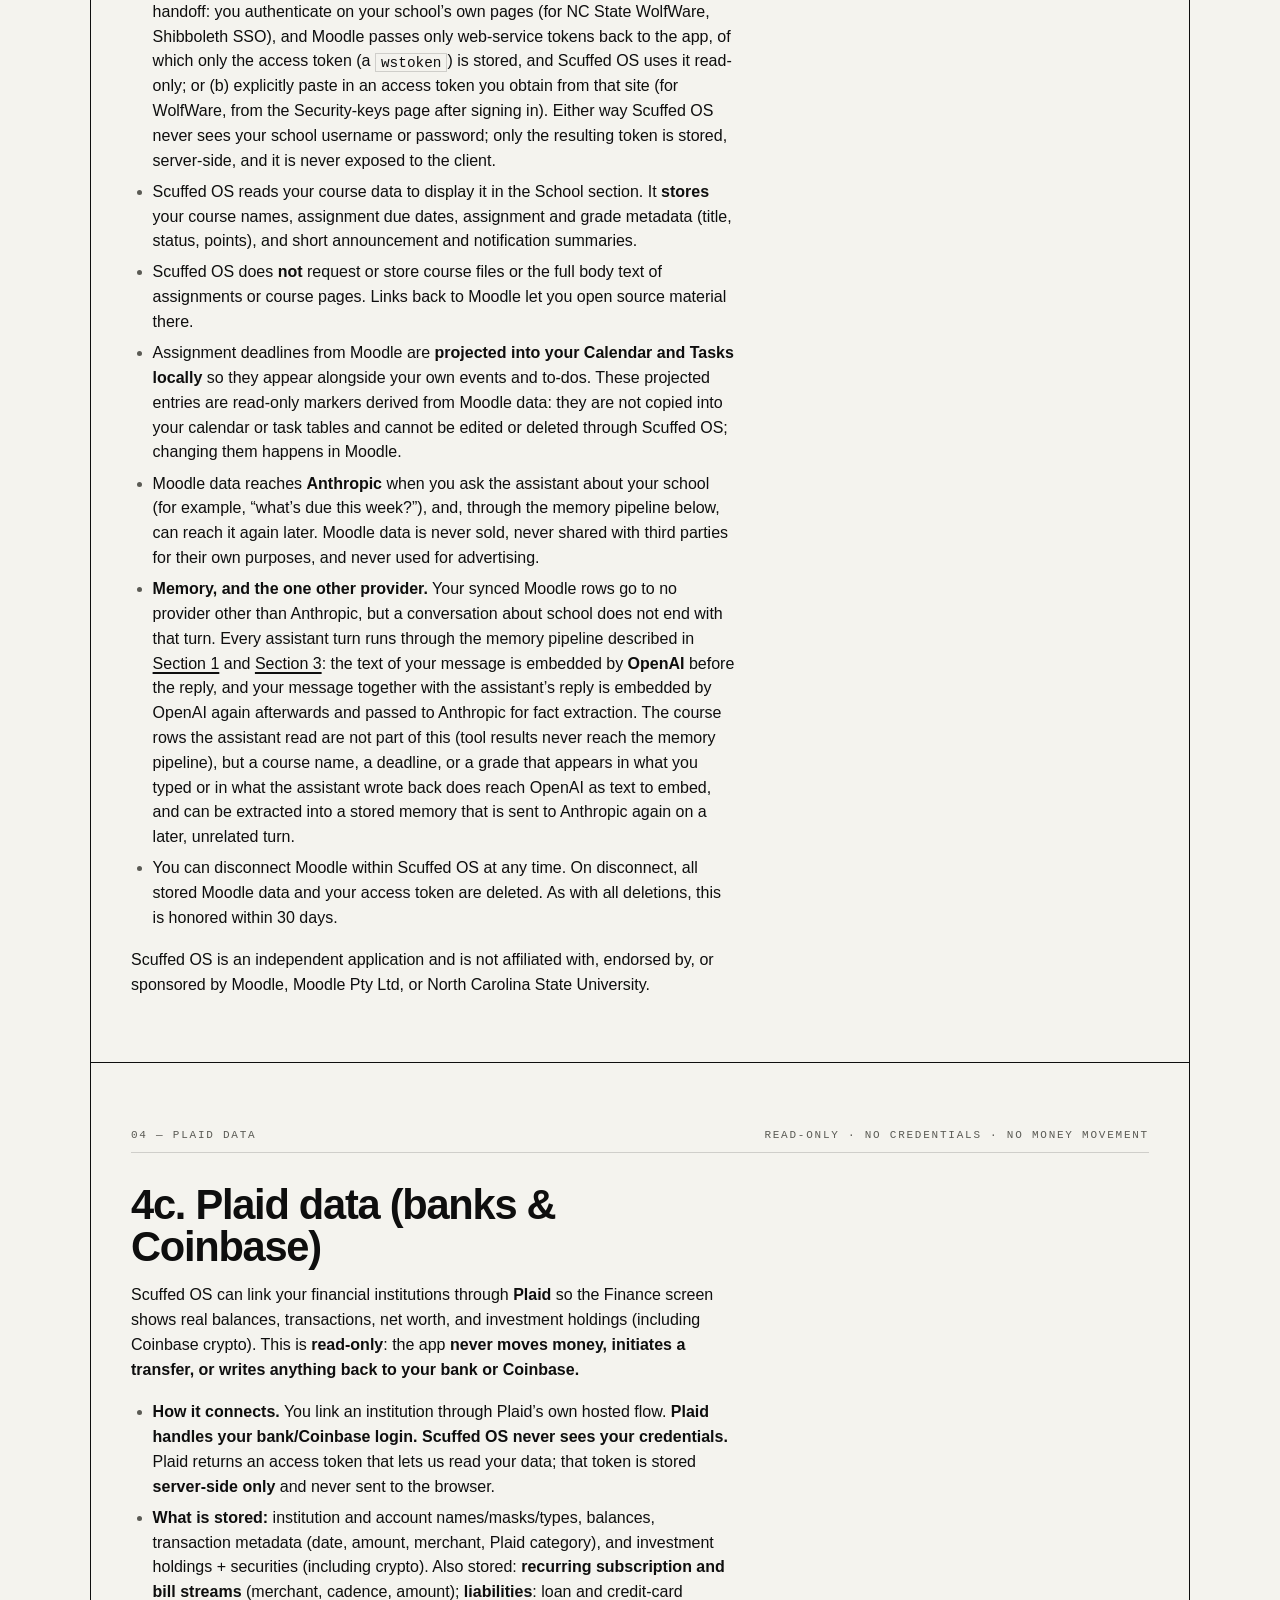
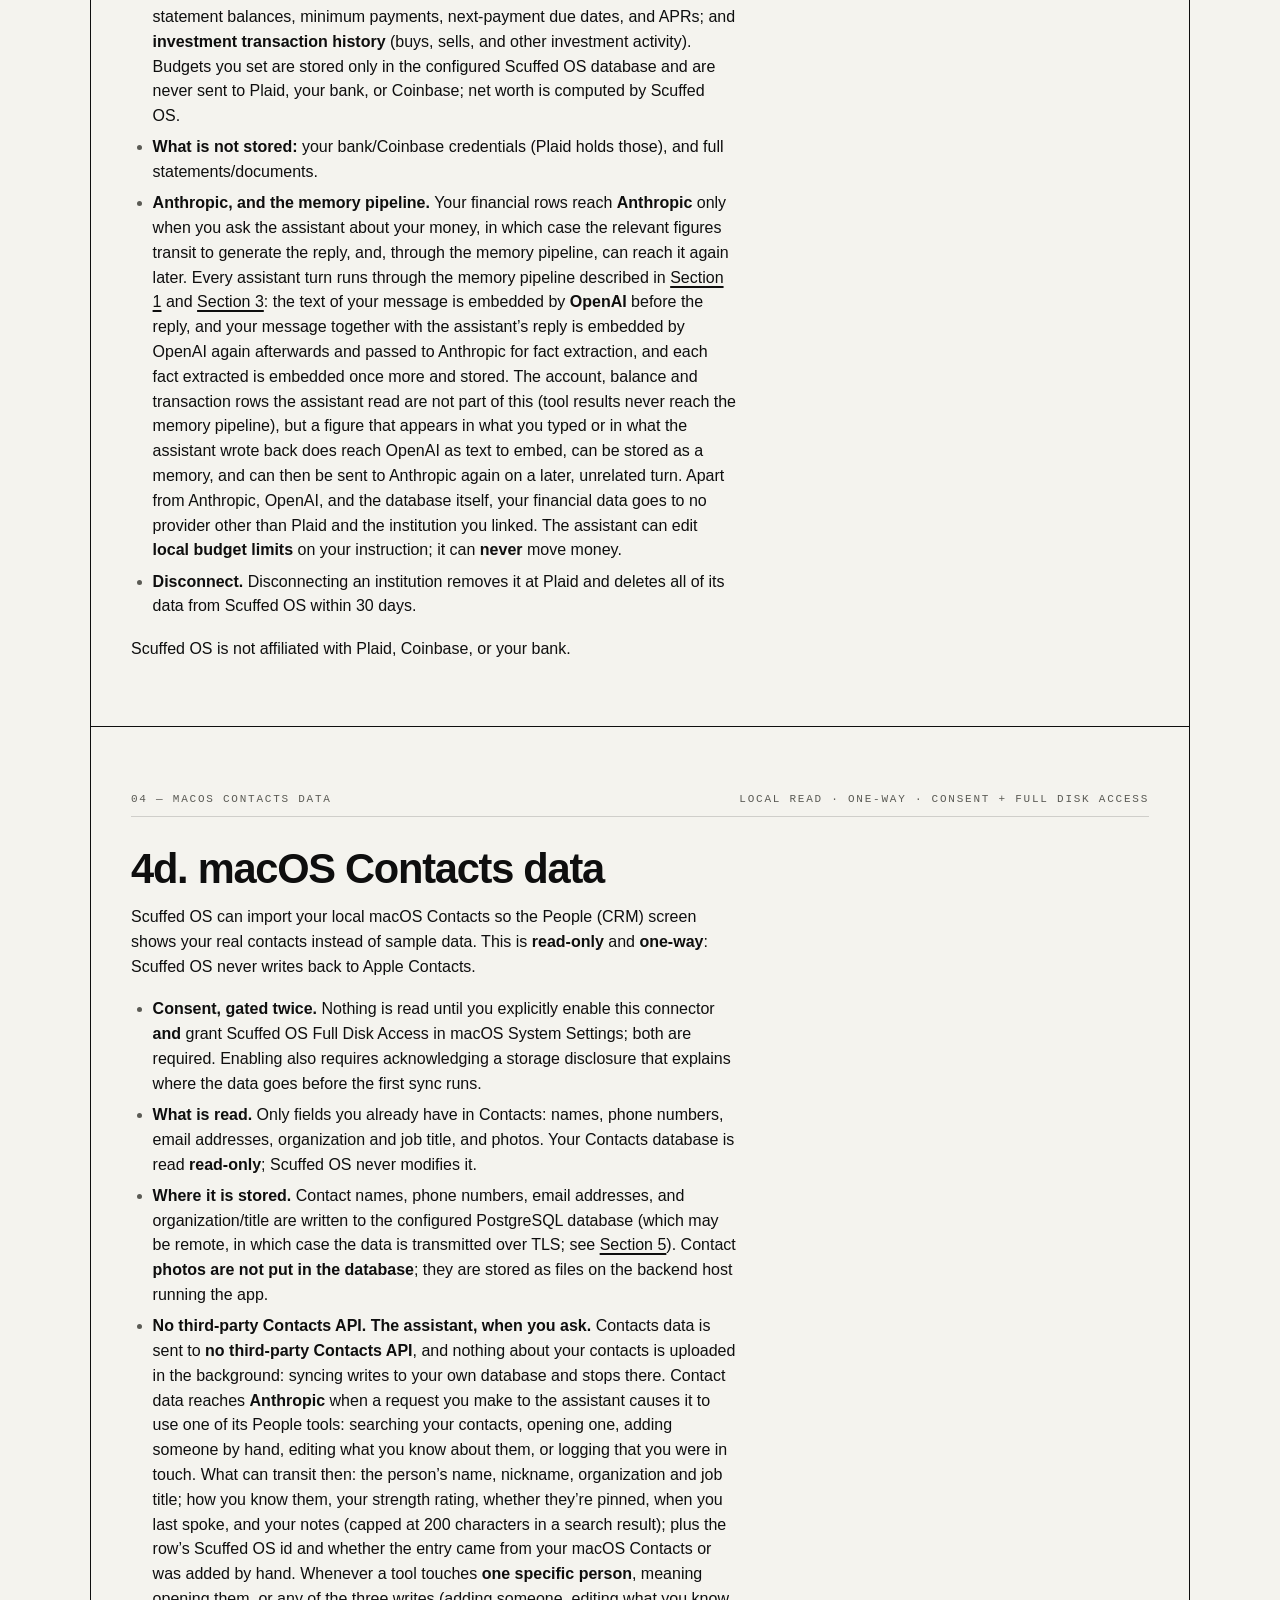
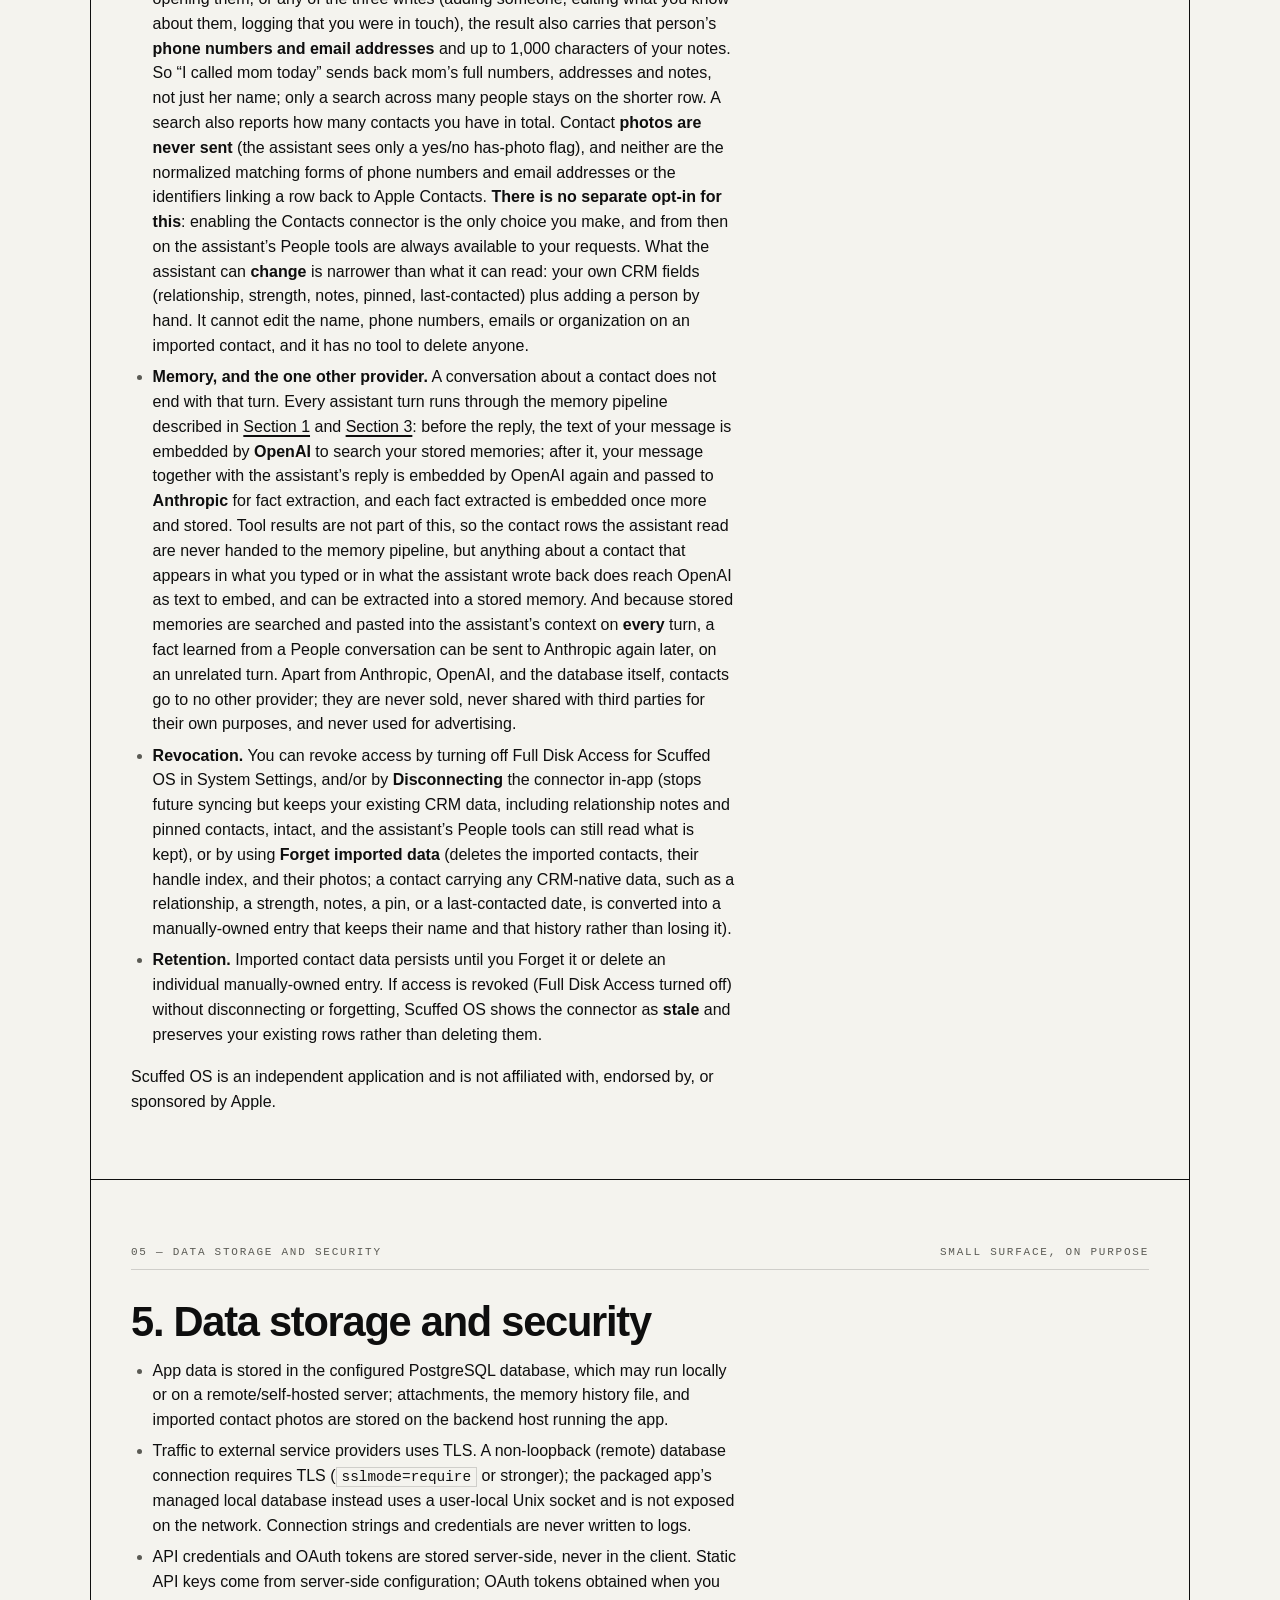
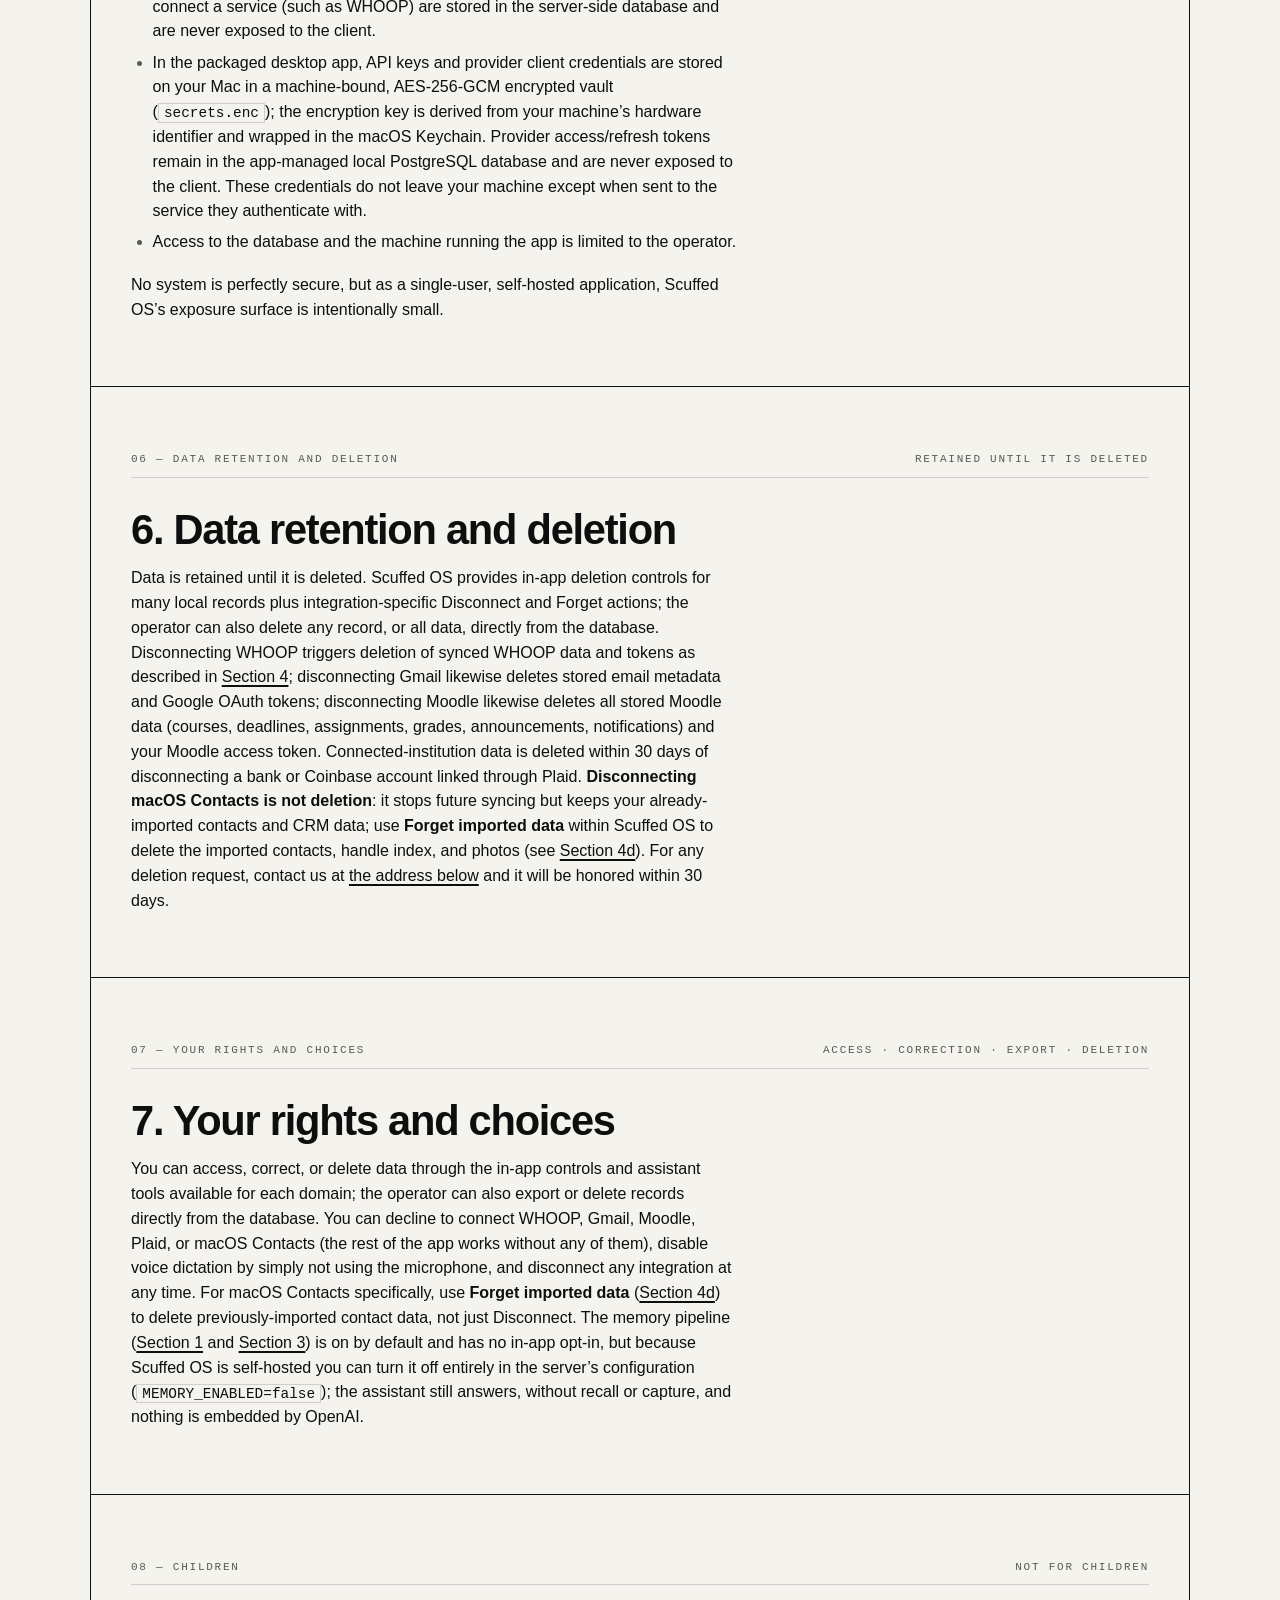
<file: privacy/index.html>
<!DOCTYPE html>
<html lang="en">
<head>
<meta charset="utf-8">
<meta name="viewport" content="width=device-width, initial-scale=1">
<title>Scuffed OS Privacy Policy — Scuffed Corporation</title>
<meta name="description" content="The Scuffed OS privacy policy: what data the app stores, which service providers process it, and how deletion works.">
<link rel="canonical" href="https://scuffedcorporation.com/privacy/">
<meta property="og:type" content="website">
<meta property="og:site_name" content="Scuffed Corporation">
<meta property="og:title" content="Scuffed OS Privacy Policy — Scuffed Corporation">
<meta property="og:description" content="The Scuffed OS privacy policy: what data the app stores, which service providers process it, and how deletion works.">
<meta property="og:url" content="https://scuffedcorporation.com/privacy/">
<meta property="og:image" content="https://scuffedcorporation.com/og.png">
<meta property="og:image:width" content="1200">
<meta property="og:image:height" content="630">
<meta property="og:image:alt" content="Scuffed Corporation: the name is a joke, the software isn't.">
<meta name="twitter:card" content="summary_large_image">
<meta name="theme-color" content="#f4f3ee" media="(prefers-color-scheme: light)">
<meta name="theme-color" content="#0e0e0e" media="(prefers-color-scheme: dark)">
<link rel="icon" href="/favicon.svg" type="image/svg+xml">
<link rel="stylesheet" href="/styles.css">
</head>
<body>
<a class="skip" href="#main">Skip to content</a>

<div class="frame">
  <header>
    <p class="topline">
      <span>scuffedcorporation.com</span>
      <span>self-hosted &middot; one engineer &middot; est. 2026</span>
    </p>
    <nav class="site-nav" aria-label="Main">
      <a class="brand" href="/">Scuffed&nbsp;Corporation</a>
      <div class="nav-right">
        <ul>
          <li><a href="/">Home</a></li>
          <li><a href="/about/">About</a></li>
          <li><a href="/projects/">Projects</a></li>
          <li><a href="/privacy/" aria-current="page">Privacy</a></li>
        </ul>
        <a class="nav-cta" href="/projects/">Explore Scuffed&nbsp;OS</a>
      </div>
    </nav>
  </header>

  <main id="main" tabindex="-1">

    <!-- 00 / policy intro -->
    <section class="sec" aria-labelledby="policy-title">
      <p class="sec-label"><span>00 &mdash; privacy policy</span><span>effective september 22, 2026</span></p>
      <div class="sec-main">
        <h1 class="page-title" id="policy-title">Scuffed OS Privacy Policy</h1>
        <p><strong>Effective date:</strong> September 22, 2026</p>
        <p>Scuffed OS is a personal assistant application operated by Dylan Schempp (&ldquo;we,&rdquo; &ldquo;us&rdquo;). It combines tasks, calendar, habits, nutrition, notes, email, school coursework, finances, a personal CRM, and connected health data behind a single AI assistant. Scuffed OS is a self-hosted application: in the current deployment, the operator and the sole user are the same person, and there are no third-party user accounts.</p>
        <p>This policy describes what data Scuffed OS stores, how it is used, and which service providers process it. It applies to the Scuffed OS application and any data obtained through connected services such as WHOOP, Gmail, Moodle, Plaid, and macOS Contacts.</p>
      </div>
    </section>

    <!-- 01 / information we collect -->
    <section class="sec" aria-labelledby="information-we-collect">
      <p class="sec-label"><span>01 &mdash; information we collect</span><span>entered, derived, or synced</span></p>
      <div class="sec-main">
        <h2 id="information-we-collect">1. Information we collect</h2>
        <p><strong>Information you enter directly.</strong> Tasks and reminders, calendar events, habit definitions and completions, nutrition logs (meals and water), notes and &ldquo;second-brain&rdquo; memories, file attachments, and your messages to the assistant (typed or dictated).</p>
        <p><strong>Derived information.</strong> Whenever memory is enabled (it is on by default, in every domain, with no separate opt-in), every assistant turn is passed through a memory pipeline: your message and the assistant&rsquo;s reply are embedded as vectors, a model extracts short factual &ldquo;memories&rdquo; from them (for example, a stated preference or goal), and those memories are stored with embeddings of their own so the assistant can recall relevant context later. Stored memories are searched and pasted into the assistant&rsquo;s context on every subsequent turn. The assistant&rsquo;s tool results, meaning the domain rows it read to answer you, are not put through this pipeline; what you typed and what it wrote back are. <a href="#service-providers">Section 3</a> names the providers this reaches. Conversation history with the assistant is also stored so conversations can resume.</p>
        <p><strong>Connected service data (with your consent).</strong> Scuffed OS reads data from an outside service only if you connect that service yourself. Each one is covered in full in its own section below.</p>
        <p><strong>WHOOP.</strong> If you connect a WHOOP account, Scuffed OS retrieves your WHOOP data via the official WHOOP API after you authorize access through WHOOP&rsquo;s OAuth flow. Depending on the scopes you grant, this may include basic profile information, recovery scores, sleep data, strain and workout data, and related physiological measurements such as heart rate. See <a href="#whoop-data">Section 4</a>.</p>
        <p><strong>Gmail.</strong> If you connect a Gmail account, Scuffed OS reads your inbox messages via the Gmail API after you authorize access through Google&rsquo;s OAuth flow (read plus the modify/send scopes); it stores email metadata (sender, subject, snippet, and an AI-derived category and summary) but never the message bodies. Beyond reading, Scuffed OS acts on your mailbox only when you take an explicit action: sending, replying, forwarding, moving a message to Trash, starring, marking read/unread, or applying a label. See <a href="#gmail-data">Section 4a</a>.</p>
        <p><strong>Moodle.</strong> If you connect a Moodle (school learning-management) account, Scuffed OS reads your course information via the Moodle web-services API after you sign in to your school&rsquo;s Moodle site in your browser, using Moodle&rsquo;s own mobile-app sign-in handoff, which passes only web-service tokens back to the app (only the access token is stored, and Scuffed OS uses it read-only); or after you paste in an access token you obtain from that site. Either way, Scuffed OS never sees your school username or password. Access is read-only, and it stores course names, assignment due dates, assignment and grade metadata, and short announcement and notification summaries, but never assignment files or the full text of course content. See <a href="#moodle-data">Section 4b</a>.</p>
        <p><strong>Plaid (banks &amp; Coinbase).</strong> If you connect a bank or Coinbase account, Scuffed OS retrieves your financial data read-only through Plaid after you authorize each institution through Plaid&rsquo;s own hosted link flow; it stores account names/masks/types, balances, transaction metadata, and investment holdings (including crypto), plus recurring subscription and bill streams; liabilities (loan and credit-card statement balances, minimum payments, next-payment due dates, and APRs); and investment transaction history. It never stores your bank/Coinbase credentials. See <a href="#plaid-data">Section 4c</a>.</p>
        <p><strong>macOS Contacts.</strong> If you enable macOS Contacts, Scuffed OS reads your local Contacts (AddressBook) database read-only after you grant the app Full Disk Access and acknowledge the storage disclosure; it stores contact names, phone numbers, email addresses, organization and job title, and contact photos. It never writes back to your Contacts, and sends Contacts to no third-party Contacts API; contact fields reach Anthropic when something you ask the assistant makes it look someone up or edit their CRM entry, and conversation text about a contact also passes through the memory pipeline described above. See <a href="#contacts-data">Section 4d</a>.</p>
        <p><strong>What we do not collect.</strong> Scuffed OS contains no advertising, no third-party analytics, and no tracking technologies. Scuffed OS does not collect data about anyone other than the user of the app <strong>except</strong> the contact details you choose to import from your own macOS Contacts (names, phone numbers, email addresses, organization/title, and photos) if you enable that connector. Those describe people you already have in your own Contacts, and are used only to power your CRM, to answer your own assistant requests about those people, and (in a future slice) messaging features. We do not sell, share, or otherwise use imported contact data for any purpose beyond your own use of the app.</p>
      </div>
    </section>

    <!-- 02 / how we use information -->
    <section class="sec" aria-labelledby="how-we-use-information">
      <p class="sec-label"><span>02 &mdash; how we use information</span><span>features only</span></p>
      <div class="sec-main">
        <h2 id="how-we-use-information">2. How we use information</h2>
        <p>Data is used solely to provide the app&rsquo;s features:</p>
        <ul>
          <li>Displaying and managing your tasks, calendar, habits, nutrition, and health data.</li>
          <li>Powering the AI assistant: answering questions, taking actions you request, and personalizing responses using stored memories.</li>
          <li>Generating short coaching cards from deterministic fitness signals.</li>
          <li>Generating local reminders and notifications on your device.</li>
        </ul>
        <p>We do not sell personal data, share it for advertising or marketing, or use it for any purpose beyond operating the app.</p>
      </div>
    </section>

    <!-- 03 / service providers -->
    <section class="sec" aria-labelledby="service-providers">
      <p class="sec-label"><span>03 &mdash; service providers</span><span>named, with reasons</span></p>
      <div class="sec-main">
        <h2 id="service-providers">3. Service providers</h2>
        <p>Scuffed OS sends data to a small set of service providers, each for a specific function:</p>
        <div class="table-scroll" role="region" tabindex="0" aria-labelledby="service-providers-table">
          <table class="facts facts--auto">
            <caption class="visually-hidden" id="service-providers-table">Service providers, their purpose, and what is shared with each</caption>
            <thead>
              <tr><th scope="col">Provider</th><th scope="col">Purpose</th><th scope="col">What is shared</th></tr>
            </thead>
            <tbody>
              <tr>
                <th scope="row"><strong>Anthropic</strong> (Claude API)</th>
                <td>Powers the AI assistant, memory extraction, email triage, and fitness-card phrasing</td>
                <td>Your messages to the assistant, conversation history, and data the assistant reads from your stored domains (tasks, calendar, health data, contacts, etc.) in order to respond. When you connect Gmail, each email&rsquo;s sender, subject, preview snippet, and a bounded body excerpt (~2&nbsp;KB) are sent to Anthropic to classify it and generate a short summary. After a scored recovery sync, deterministic facts for any fired fitness rules (for example, recovery percentage, sleep duration, strain, or a computed delta) are sent to Anthropic to phrase coaching cards; raw snapshot rows are not sent as a bulk dataset. If you enable macOS Contacts, a request that makes the assistant use its People tools sends the matching contacts&rsquo; names, nicknames, organization/job title, your relationship notes (truncated) and last-contacted dates, plus, whenever it works with a single person (whether reading them, adding them, editing their CRM entry, or logging that you spoke), that person&rsquo;s phone numbers and email addresses; contact photos are never sent, only a has-photo flag</td>
              </tr>
              <tr>
                <th scope="row"><strong>OpenAI</strong></th>
                <td>Text embeddings for memory search and memory capture (embeddings only; the assistant itself never calls OpenAI)</td>
                <td>The text of each message you send the assistant (embedded to search your memories before it replies), the text of the exchange that follows (your message plus the assistant&rsquo;s reply, embedded during memory capture), and the text of stored memories. This happens on every assistant turn, in every domain, whenever memory is enabled (it is by default; see <a href="#your-rights-and-choices">Section 7</a>): whatever you or the assistant happen to write about a stored domain (health, school, email, finance and contacts included) is embedded along with it; the assistant&rsquo;s tool results are not sent</td>
              </tr>
              <tr>
                <th scope="row"><strong>PostgreSQL database</strong> (the configured server)</th>
                <td>Structured app data storage</td>
                <td>Tasks, events, habits, nutrition logs, conversations, memories and embeddings, synced WHOOP/finance/Moodle data, email metadata, and imported contact fields (names, phone numbers, emails, organization/title). The database may run locally or on a remote/self-hosted server; when remote, this data is transmitted to that server over TLS. Contact photos are NOT stored here; they stay on the backend host</td>
              </tr>
              <tr>
                <th scope="row"><strong>WHOOP</strong></th>
                <td>Health data source (only if you connect it)</td>
                <td>OAuth authorization plus the access token and request parameters needed for API sync; Scuffed OS receives the health data you authorize, while unrelated Scuffed OS domain data is not sent to WHOOP</td>
              </tr>
              <tr>
                <th scope="row"><strong>Google</strong> (Gmail)</th>
                <td>Email source: read and user-initiated actions (only if you connect it)</td>
                <td>OAuth authorization; Scuffed OS reads your Gmail messages via the Gmail API. Message content is retrieved to display it and (subject + a bounded body excerpt) is sent to Anthropic for triage or, when you ask for an AI draft, to generate one; see <a href="#gmail-data">Section 4a</a>. Actions you take (send, reply, forward, trash, star, read/unread, labels) are carried out via the Gmail API using your own account; sent mail is delivered through Gmail and appears in your Sent folder. When you ask the assistant about your email, what you and the assistant then write about it runs through the memory pipeline like any other turn (see the OpenAI row)</td>
              </tr>
              <tr>
                <th scope="row"><strong>scuffedcorporation.com</strong> (Scuffed Corporation&rsquo;s public website, hosted on GitHub&nbsp;Pages)</th>
                <td>Return page for WHOOP and Google sign-in in the packaged app (only if you connect either one)</td>
                <td>After you approve access, the provider sends your browser to a page on this site, which hands the result back to the app on your own device. The site therefore receives the one-time authorization <code>code</code> and <code>state</code> values as URL query parameters, plus ordinary connection metadata such as IP address and user agent. The page sets no cookies and loads nothing from third parties, and Scuffed Corporation does not log or store these values. The site&rsquo;s host, GitHub, logs visitor IP addresses and we cannot view or control its logs. The <code>code</code> cannot be exchanged for access without credentials the site does not hold (for Google, also a one-time verifier that never leaves your device). No access tokens, Scuffed OS content, or stored domain data are sent to this site</td>
              </tr>
              <tr>
                <th scope="row"><strong>Moodle</strong> (school LMS, e.g. NC&nbsp;State WolfWare)</th>
                <td>School source, read-only (only if you connect it)</td>
                <td>A <code>wstoken</code>, either passed back to the app by Moodle&rsquo;s own browser sign-in handoff after you authenticate on your school&rsquo;s pages, or pasted in by you (see <a href="#moodle-data">Section 4b</a>); Scuffed OS reads your courses, deadlines, grades, and announcements via the Moodle web-services API to display them. Course data may be included in assistant context sent to Anthropic only when you ask the assistant about school, and what you and the assistant then write about it runs through the memory pipeline like any other turn (see the OpenAI row); see <a href="#moodle-data">Section 4b</a></td>
              </tr>
              <tr>
                <th scope="row"><strong>Plaid</strong></th>
                <td>Bank and Coinbase data source, read-only (only if you connect an institution)</td>
                <td>OAuth-style authorization through Plaid&rsquo;s hosted link flow; Scuffed OS sends the access token, cursor, and request parameters needed to retrieve the financial account data you authorize (balances, transactions, investment holdings, recurring subscription/bill streams, liabilities such as loan/credit-card terms, and investment transaction history). Local budget limits and unrelated Scuffed OS data are not sent to Plaid. Financial figures may be included in assistant context sent to Anthropic only when you ask the assistant about your money, and what you and the assistant then write about them runs through the memory pipeline like any other turn (see the OpenAI row); see <a href="#plaid-data">Section 4c</a></td>
              </tr>
              <tr>
                <th scope="row"><strong>USDA FoodData Central</strong></th>
                <td>Food nutrition lookup</td>
                <td>Only the food search text you enter (e.g., &ldquo;chicken wrap&rdquo;)</td>
              </tr>
            </tbody>
          </table>
        </div>
        <p>Anthropic and OpenAI process API data under their published API data-usage policies, which (as of the effective date) state that API inputs and outputs are not used to train their models.</p>
        <p>If you use voice dictation, audio is processed by your browser&rsquo;s built-in speech recognition, which may involve the browser vendor&rsquo;s speech service under that vendor&rsquo;s privacy policy. Only the resulting text transcript reaches Scuffed OS.</p>
        <p>File attachments and the memory change-history database are stored locally on the machine running the app, not with any cloud provider. Notifications are generated locally on the backend host.</p>
      </div>
    </section>

    <!-- 04 / whoop data -->
    <section class="sec" aria-labelledby="whoop-data">
      <p class="sec-label"><span>04 &mdash; whoop data</span><span>consent first</span></p>
      <div class="sec-main">
        <h2 id="whoop-data">4. WHOOP data</h2>
        <p>If you choose to connect WHOOP:</p>
        <ul>
          <li>Data is retrieved only after you explicitly authorize Scuffed OS through WHOOP&rsquo;s OAuth consent flow, and only for the scopes you grant.</li>
          <li>WHOOP data is used solely to display your health metrics within Scuffed OS and to let the assistant answer your questions about them. It is never sold, never shared with third parties for their own purposes, and never used for advertising.</li>
          <li>WHOOP data may be included in assistant context sent to Anthropic when you ask the assistant about your health data (<a href="#service-providers">Section 3</a>). Separately, after a scored recovery sync, Scuffed OS may send the deterministic facts for fired fitness rules (for example, recovery percentage, sleep duration, strain, or a computed delta) to Anthropic to phrase short coaching cards. Raw snapshot rows are not sent as a bulk dataset, and local template wording is used if the model is unavailable.</li>
          <li><strong>Memory, and the one other provider.</strong> Your synced WHOOP rows go to no provider other than Anthropic, but a conversation about them does not end with that turn. Every assistant turn runs through the memory pipeline described in <a href="#information-we-collect">Section 1</a> and <a href="#service-providers">Section 3</a>: the text of your message is embedded by <strong>OpenAI</strong> before the reply, and your message together with the assistant&rsquo;s reply is embedded by OpenAI again afterwards and passed to Anthropic for fact extraction. The health rows the assistant read are not part of this (tool results never reach the memory pipeline), but a recovery score, a sleep duration, or anything else about your health that appears in what you typed or in what the assistant wrote back does reach OpenAI as text to embed, and can be extracted into a stored memory that is sent to Anthropic again on a later, unrelated turn.</li>
          <li>You can revoke Scuffed OS&rsquo;s access at any time from your WHOOP account settings or by disconnecting WHOOP within Scuffed OS. Upon disconnection or request, stored WHOOP data and access tokens are deleted within 30 days.</li>
        </ul>
        <p>Scuffed OS is an independent application and is not affiliated with, endorsed by, or sponsored by WHOOP.</p>
      </div>
    </section>

    <!-- 04b / gmail data -->
    <section class="sec" aria-labelledby="gmail-data">
      <p class="sec-label"><span>04 &mdash; gmail data</span><span>read &middot; user-initiated actions &middot; bodies not stored</span></p>
      <div class="sec-main">
        <h2 id="gmail-data">4a. Gmail data</h2>
        <p>If you choose to connect Gmail:</p>
        <ul>
          <li>Access is granted only after you explicitly authorize Scuffed OS through Google&rsquo;s OAuth consent flow, and covers <strong>read plus the modify/send scopes</strong> (<code>gmail.readonly</code>, <code>gmail.modify</code>, <code>gmail.send</code>). You can review and revoke this access at any time from your Google Account&rsquo;s security settings.</li>
          <li>Scuffed OS reads your inbox messages to display them and to triage them. For each message, the sender, subject, preview snippet, and a bounded plain-text body excerpt (~2&nbsp;KB) are sent to <strong>Anthropic</strong> to classify the message (needs-reply vs. FYI) and generate a short summary. Only the derived category and summary (never the message body) are stored.</li>
          <li><strong>Message bodies are not stored.</strong> The inbox list and AI summaries live in the database; the full body of a message is fetched live from the Gmail API only when you open that message, and is never written to disk.</li>
          <li>Beyond reading, Scuffed OS <strong>acts on your mailbox only on your explicit action.</strong> You can send a new message, reply, or forward; move a message to Trash; star or unstar it; mark it read or unread; and apply or remove labels. Every one of these actions happens only when you click the corresponding control; nothing is automated.</li>
          <li><strong>AI-drafted replies are generated only when you ask for one</strong>, using the instructions and any notes you type into the compose box at that moment. A draft is never generated automatically (not on opening a message, not on sync). Draft text is <strong>never stored server-side</strong>; it exists only in your compose box until you send it or discard it.</li>
          <li><strong>Outbound mail is sent through Gmail itself.</strong> When you send, reply, or forward, Scuffed OS submits the message to the Gmail API using your own authorized account; Gmail delivers it, and it appears in your Gmail Sent folder exactly as if you had sent it from Gmail directly.</li>
          <li><strong>Memory, and the one other provider.</strong> Asking the assistant about your mail (&ldquo;summarize this thread,&rdquo; &ldquo;draft a reply saying I can&rsquo;t make Thursday&rdquo;) is an assistant turn like any other, so it runs through the memory pipeline described in <a href="#information-we-collect">Section 1</a> and <a href="#service-providers">Section 3</a>: the text of your message is embedded by <strong>OpenAI</strong> before the reply, and your message together with the assistant&rsquo;s reply is embedded by OpenAI again afterwards and passed to Anthropic for fact extraction. The messages and drafts the assistant fetched are not part of this (tool results never reach the memory pipeline, which is why the promises above about bodies and drafts hold), but a sender, a subject, or anything else about your mail that appears in what you typed or in what the assistant wrote back in the chat does reach OpenAI as text to embed, and can be extracted into a stored memory that is sent to Anthropic again on a later, unrelated turn.</li>
          <li>Gmail data is never sold, never shared with third parties for their own purposes, and never used for advertising.</li>
          <li>You can disconnect Gmail within Scuffed OS at any time. On disconnect, stored email metadata and your Google OAuth tokens are deleted, and Scuffed OS revokes its Google access token. As with all deletions, this is honored within 30 days.</li>
        </ul>
        <p>Scuffed OS is an independent application and is not affiliated with, endorsed by, or sponsored by Google.</p>
      </div>
    </section>

    <!-- 04c / moodle data -->
    <section class="sec" aria-labelledby="moodle-data">
      <p class="sec-label"><span>04 &mdash; moodle data</span><span>read-only &middot; bodies &amp; files not stored</span></p>
      <div class="sec-main">
        <h2 id="moodle-data">4b. Moodle data</h2>
        <p>If you choose to connect Moodle:</p>
        <ul>
          <li>Access is <strong>read-only</strong> and is granted only after you either (a) sign in to your school&rsquo;s Moodle site in your browser, using Moodle&rsquo;s own mobile-app sign-in handoff: you authenticate on your school&rsquo;s own pages (for NC&nbsp;State WolfWare, Shibboleth SSO), and Moodle passes only web-service tokens back to the app, of which only the access token (a <code>wstoken</code>) is stored, and Scuffed OS uses it read-only; or (b) explicitly paste in an access token you obtain from that site (for WolfWare, from the Security-keys page after signing in). Either way Scuffed OS never sees your school username or password; only the resulting token is stored, server-side, and it is never exposed to the client.</li>
          <li>Scuffed OS reads your course data to display it in the School section. It <strong>stores</strong> your course names, assignment due dates, assignment and grade metadata (title, status, points), and short announcement and notification summaries.</li>
          <li>Scuffed OS does <strong>not</strong> request or store course files or the full body text of assignments or course pages. Links back to Moodle let you open source material there.</li>
          <li>Assignment deadlines from Moodle are <strong>projected into your Calendar and Tasks locally</strong> so they appear alongside your own events and to-dos. These projected entries are read-only markers derived from Moodle data: they are not copied into your calendar or task tables and cannot be edited or deleted through Scuffed OS; changing them happens in Moodle.</li>
          <li>Moodle data reaches <strong>Anthropic</strong> when you ask the assistant about your school (for example, &ldquo;what&rsquo;s due this week?&rdquo;), and, through the memory pipeline below, can reach it again later. Moodle data is never sold, never shared with third parties for their own purposes, and never used for advertising.</li>
          <li><strong>Memory, and the one other provider.</strong> Your synced Moodle rows go to no provider other than Anthropic, but a conversation about school does not end with that turn. Every assistant turn runs through the memory pipeline described in <a href="#information-we-collect">Section 1</a> and <a href="#service-providers">Section 3</a>: the text of your message is embedded by <strong>OpenAI</strong> before the reply, and your message together with the assistant&rsquo;s reply is embedded by OpenAI again afterwards and passed to Anthropic for fact extraction. The course rows the assistant read are not part of this (tool results never reach the memory pipeline), but a course name, a deadline, or a grade that appears in what you typed or in what the assistant wrote back does reach OpenAI as text to embed, and can be extracted into a stored memory that is sent to Anthropic again on a later, unrelated turn.</li>
          <li>You can disconnect Moodle within Scuffed OS at any time. On disconnect, all stored Moodle data and your access token are deleted. As with all deletions, this is honored within 30 days.</li>
        </ul>
        <p>Scuffed OS is an independent application and is not affiliated with, endorsed by, or sponsored by Moodle, Moodle Pty Ltd, or North Carolina State University.</p>
      </div>
    </section>

    <!-- 04d / plaid data -->
    <section class="sec" aria-labelledby="plaid-data">
      <p class="sec-label"><span>04 &mdash; plaid data</span><span>read-only &middot; no credentials &middot; no money movement</span></p>
      <div class="sec-main">
        <h2 id="plaid-data">4c. Plaid data (banks &amp; Coinbase)</h2>
        <p>Scuffed OS can link your financial institutions through <strong>Plaid</strong> so the Finance screen shows real balances, transactions, net worth, and investment holdings (including Coinbase crypto). This is <strong>read-only</strong>: the app <strong>never moves money, initiates a transfer, or writes anything back to your bank or Coinbase.</strong></p>
        <ul>
          <li><strong>How it connects.</strong> You link an institution through Plaid&rsquo;s own hosted flow. <strong>Plaid handles your bank/Coinbase login. Scuffed OS never sees your credentials.</strong> Plaid returns an access token that lets us read your data; that token is stored <strong>server-side only</strong> and never sent to the browser.</li>
          <li><strong>What is stored:</strong> institution and account names/masks/types, balances, transaction metadata (date, amount, merchant, Plaid category), and investment holdings + securities (including crypto). Also stored: <strong>recurring subscription and bill streams</strong> (merchant, cadence, amount); <strong>liabilities</strong>: loan and credit-card statement balances, minimum payments, next-payment due dates, and APRs; and <strong>investment transaction history</strong> (buys, sells, and other investment activity). Budgets you set are stored only in the configured Scuffed OS database and are never sent to Plaid, your bank, or Coinbase; net worth is computed by Scuffed OS.</li>
          <li><strong>What is not stored:</strong> your bank/Coinbase credentials (Plaid holds those), and full statements/documents.</li>
          <li><strong>Anthropic, and the memory pipeline.</strong> Your financial rows reach <strong>Anthropic</strong> only when you ask the assistant about your money, in which case the relevant figures transit to generate the reply, and, through the memory pipeline, can reach it again later. Every assistant turn runs through the memory pipeline described in <a href="#information-we-collect">Section 1</a> and <a href="#service-providers">Section 3</a>: the text of your message is embedded by <strong>OpenAI</strong> before the reply, and your message together with the assistant&rsquo;s reply is embedded by OpenAI again afterwards and passed to Anthropic for fact extraction, and each fact extracted is embedded once more and stored. The account, balance and transaction rows the assistant read are not part of this (tool results never reach the memory pipeline), but a figure that appears in what you typed or in what the assistant wrote back does reach OpenAI as text to embed, can be stored as a memory, and can then be sent to Anthropic again on a later, unrelated turn. Apart from Anthropic, OpenAI, and the database itself, your financial data goes to no provider other than Plaid and the institution you linked. The assistant can edit <strong>local budget limits</strong> on your instruction; it can <strong>never</strong> move money.</li>
          <li><strong>Disconnect.</strong> Disconnecting an institution removes it at Plaid and deletes all of its data from Scuffed OS within 30 days.</li>
        </ul>
        <p>Scuffed OS is not affiliated with Plaid, Coinbase, or your bank.</p>
      </div>
    </section>

    <!-- 04e / macos contacts data -->
    <section class="sec" aria-labelledby="contacts-data">
      <p class="sec-label"><span>04 &mdash; macos contacts data</span><span>local read &middot; one-way &middot; consent + full disk access</span></p>
      <div class="sec-main">
        <h2 id="contacts-data">4d. macOS Contacts data</h2>
        <p>Scuffed OS can import your local macOS Contacts so the People (CRM) screen shows your real contacts instead of sample data. This is <strong>read-only</strong> and <strong>one-way</strong>: Scuffed OS never writes back to Apple Contacts.</p>
        <ul>
          <li><strong>Consent, gated twice.</strong> Nothing is read until you explicitly enable this connector <strong>and</strong> grant Scuffed OS Full Disk Access in macOS System Settings; both are required. Enabling also requires acknowledging a storage disclosure that explains where the data goes before the first sync runs.</li>
          <li><strong>What is read.</strong> Only fields you already have in Contacts: names, phone numbers, email addresses, organization and job title, and photos. Your Contacts database is read <strong>read-only</strong>; Scuffed OS never modifies it.</li>
          <li><strong>Where it is stored.</strong> Contact names, phone numbers, email addresses, and organization/title are written to the configured PostgreSQL database (which may be remote, in which case the data is transmitted over TLS; see <a href="#data-storage-and-security">Section 5</a>). Contact <strong>photos are not put in the database</strong>; they are stored as files on the backend host running the app.</li>
          <li><strong>No third-party Contacts API. The assistant, when you ask.</strong> Contacts data is sent to <strong>no third-party Contacts API</strong>, and nothing about your contacts is uploaded in the background: syncing writes to your own database and stops there. Contact data reaches <strong>Anthropic</strong> when a request you make to the assistant causes it to use one of its People tools: searching your contacts, opening one, adding someone by hand, editing what you know about them, or logging that you were in touch. What can transit then: the person&rsquo;s name, nickname, organization and job title; how you know them, your strength rating, whether they&rsquo;re pinned, when you last spoke, and your notes (capped at 200 characters in a search result); plus the row&rsquo;s Scuffed OS id and whether the entry came from your macOS Contacts or was added by hand. Whenever a tool touches <strong>one specific person</strong>, meaning opening them, or any of the three writes (adding someone, editing what you know about them, logging that you were in touch), the result also carries that person&rsquo;s <strong>phone numbers and email addresses</strong> and up to 1,000 characters of your notes. So &ldquo;I called mom today&rdquo; sends back mom&rsquo;s full numbers, addresses and notes, not just her name; only a search across many people stays on the shorter row. A search also reports how many contacts you have in total. Contact <strong>photos are never sent</strong> (the assistant sees only a yes/no has-photo flag), and neither are the normalized matching forms of phone numbers and email addresses or the identifiers linking a row back to Apple Contacts. <strong>There is no separate opt-in for this</strong>: enabling the Contacts connector is the only choice you make, and from then on the assistant&rsquo;s People tools are always available to your requests. What the assistant can <strong>change</strong> is narrower than what it can read: your own CRM fields (relationship, strength, notes, pinned, last-contacted) plus adding a person by hand. It cannot edit the name, phone numbers, emails or organization on an imported contact, and it has no tool to delete anyone.</li>
          <li><strong>Memory, and the one other provider.</strong> A conversation about a contact does not end with that turn. Every assistant turn runs through the memory pipeline described in <a href="#information-we-collect">Section 1</a> and <a href="#service-providers">Section 3</a>: before the reply, the text of your message is embedded by <strong>OpenAI</strong> to search your stored memories; after it, your message together with the assistant&rsquo;s reply is embedded by OpenAI again and passed to <strong>Anthropic</strong> for fact extraction, and each fact extracted is embedded once more and stored. Tool results are not part of this, so the contact rows the assistant read are never handed to the memory pipeline, but anything about a contact that appears in what you typed or in what the assistant wrote back does reach OpenAI as text to embed, and can be extracted into a stored memory. And because stored memories are searched and pasted into the assistant&rsquo;s context on <strong>every</strong> turn, a fact learned from a People conversation can be sent to Anthropic again later, on an unrelated turn. Apart from Anthropic, OpenAI, and the database itself, contacts go to no other provider; they are never sold, never shared with third parties for their own purposes, and never used for advertising.</li>
          <li><strong>Revocation.</strong> You can revoke access by turning off Full Disk Access for Scuffed OS in System Settings, and/or by <strong>Disconnecting</strong> the connector in-app (stops future syncing but keeps your existing CRM data, including relationship notes and pinned contacts, intact, and the assistant&rsquo;s People tools can still read what is kept), or by using <strong>Forget imported data</strong> (deletes the imported contacts, their handle index, and their photos; a contact carrying any CRM-native data, such as a relationship, a strength, notes, a pin, or a last-contacted date, is converted into a manually-owned entry that keeps their name and that history rather than losing it).</li>
          <li><strong>Retention.</strong> Imported contact data persists until you Forget it or delete an individual manually-owned entry. If access is revoked (Full Disk Access turned off) without disconnecting or forgetting, Scuffed OS shows the connector as <strong>stale</strong> and preserves your existing rows rather than deleting them.</li>
        </ul>
        <p>Scuffed OS is an independent application and is not affiliated with, endorsed by, or sponsored by Apple.</p>
      </div>
    </section>

    <!-- 05 / data storage and security -->
    <section class="sec" aria-labelledby="data-storage-and-security">
      <p class="sec-label"><span>05 &mdash; data storage and security</span><span>small surface, on purpose</span></p>
      <div class="sec-main">
        <h2 id="data-storage-and-security">5. Data storage and security</h2>
        <ul>
          <li>App data is stored in the configured PostgreSQL database, which may run locally or on a remote/self-hosted server; attachments, the memory history file, and imported contact photos are stored on the backend host running the app.</li>
          <li>Traffic to external service providers uses TLS. A non-loopback (remote) database connection requires TLS (<code>sslmode=require</code> or stronger); the packaged app&rsquo;s managed local database instead uses a user-local Unix socket and is not exposed on the network. Connection strings and credentials are never written to logs.</li>
          <li>API credentials and OAuth tokens are stored server-side, never in the client. Static API keys come from server-side configuration; OAuth tokens obtained when you connect a service (such as WHOOP) are stored in the server-side database and are never exposed to the client.</li>
          <li>In the packaged desktop app, API keys and provider client credentials are stored on your Mac in a machine-bound, AES-256-GCM encrypted vault (<code>secrets.enc</code>); the encryption key is derived from your machine&rsquo;s hardware identifier and wrapped in the macOS Keychain. Provider access/refresh tokens remain in the app-managed local PostgreSQL database and are never exposed to the client. These credentials do not leave your machine except when sent to the service they authenticate with.</li>
          <li>Access to the database and the machine running the app is limited to the operator.</li>
        </ul>
        <p>No system is perfectly secure, but as a single-user, self-hosted application, Scuffed OS&rsquo;s exposure surface is intentionally small.</p>
      </div>
    </section>

    <!-- 06 / data retention and deletion -->
    <section class="sec" aria-labelledby="data-retention-and-deletion">
      <p class="sec-label"><span>06 &mdash; data retention and deletion</span><span>retained until it is deleted</span></p>
      <div class="sec-main">
        <h2 id="data-retention-and-deletion">6. Data retention and deletion</h2>
        <p>Data is retained until it is deleted. Scuffed OS provides in-app deletion controls for many local records plus integration-specific Disconnect and Forget actions; the operator can also delete any record, or all data, directly from the database. Disconnecting WHOOP triggers deletion of synced WHOOP data and tokens as described in <a href="#whoop-data">Section 4</a>; disconnecting Gmail likewise deletes stored email metadata and Google OAuth tokens; disconnecting Moodle likewise deletes all stored Moodle data (courses, deadlines, assignments, grades, announcements, notifications) and your Moodle access token. Connected-institution data is deleted within 30 days of disconnecting a bank or Coinbase account linked through Plaid. <strong>Disconnecting macOS Contacts is not deletion</strong>: it stops future syncing but keeps your already-imported contacts and CRM data; use <strong>Forget imported data</strong> within Scuffed OS to delete the imported contacts, handle index, and photos (see <a href="#contacts-data">Section 4d</a>). For any deletion request, contact us at <a href="#contact">the address below</a> and it will be honored within 30 days.</p>
      </div>
    </section>

    <!-- 07 / your rights and choices -->
    <section class="sec" aria-labelledby="your-rights-and-choices">
      <p class="sec-label"><span>07 &mdash; your rights and choices</span><span>access &middot; correction &middot; export &middot; deletion</span></p>
      <div class="sec-main">
        <h2 id="your-rights-and-choices">7. Your rights and choices</h2>
        <p>You can access, correct, or delete data through the in-app controls and assistant tools available for each domain; the operator can also export or delete records directly from the database. You can decline to connect WHOOP, Gmail, Moodle, Plaid, or macOS Contacts (the rest of the app works without any of them), disable voice dictation by simply not using the microphone, and disconnect any integration at any time. For macOS Contacts specifically, use <strong>Forget imported data</strong> (<a href="#contacts-data">Section 4d</a>) to delete previously-imported contact data, not just Disconnect. The memory pipeline (<a href="#information-we-collect">Section 1</a> and <a href="#service-providers">Section 3</a>) is on by default and has no in-app opt-in, but because Scuffed OS is self-hosted you can turn it off entirely in the server&rsquo;s configuration (<code>MEMORY_ENABLED=false</code>); the assistant still answers, without recall or capture, and nothing is embedded by OpenAI.</p>
      </div>
    </section>

    <!-- 08 / children -->
    <section class="sec" aria-labelledby="children">
      <p class="sec-label"><span>08 &mdash; children</span><span>not for children</span></p>
      <div class="sec-main">
        <h2 id="children">8. Children</h2>
        <p>Scuffed OS is not directed at children and is not intended for use by anyone under 13 (or the minimum age required in your jurisdiction).</p>
      </div>
    </section>

    <!-- 09 / changes to this policy -->
    <section class="sec" aria-labelledby="changes-to-this-policy">
      <p class="sec-label"><span>09 &mdash; changes to this policy</span><span>dated, not silent</span></p>
      <div class="sec-main">
        <h2 id="changes-to-this-policy">9. Changes to this policy</h2>
        <p>If the app&rsquo;s data practices change (for example, when new integrations are added), this policy will be updated and the effective date revised. The current version is always available at the URL where you are reading it.</p>
      </div>
    </section>

    <!-- 10 / contact -->
    <section class="sec" aria-labelledby="contact">
      <p class="sec-label"><span>10 &mdash; contact</span><span>a human answers</span></p>
      <div class="sec-main">
        <h2 id="contact">10. Contact</h2>
        <p>Questions, or a data access/deletion request? Email <strong><a href="mailto:contact@scuffedcorporation.com">contact@scuffedcorporation.com</a></strong>.</p>
      </div>
    </section>

  </main>

  <footer>
    <div>
      <h2>Contact</h2>
      <p><a href="mailto:contact@scuffedcorporation.com">contact@scuffedcorporation.com</a></p>
      <p>A human reads it. The same human who wrote this page.</p>
    </div>
    <div class="colophon">
      <h2>Colophon</h2>
      <p>One engineer, one stylesheet, one product that actually ships. No trackers, no cookies, nothing here is watching you read it.</p>
      <p>Read the <a href="/privacy/">privacy policy</a>. This site collects nothing; the policy covers what the Scuffed OS app stores.</p>
    </div>
    <p class="copyright">
      <span>&copy; 2026 Scuffed Corporation</span>
      <span>status: shipping &middot; 1 engineer &middot; 100% real software</span>
      <span>rough around the edges &middot; solid through the middle</span>
    </p>
  </footer>
</div>

</body>
</html>
</file>
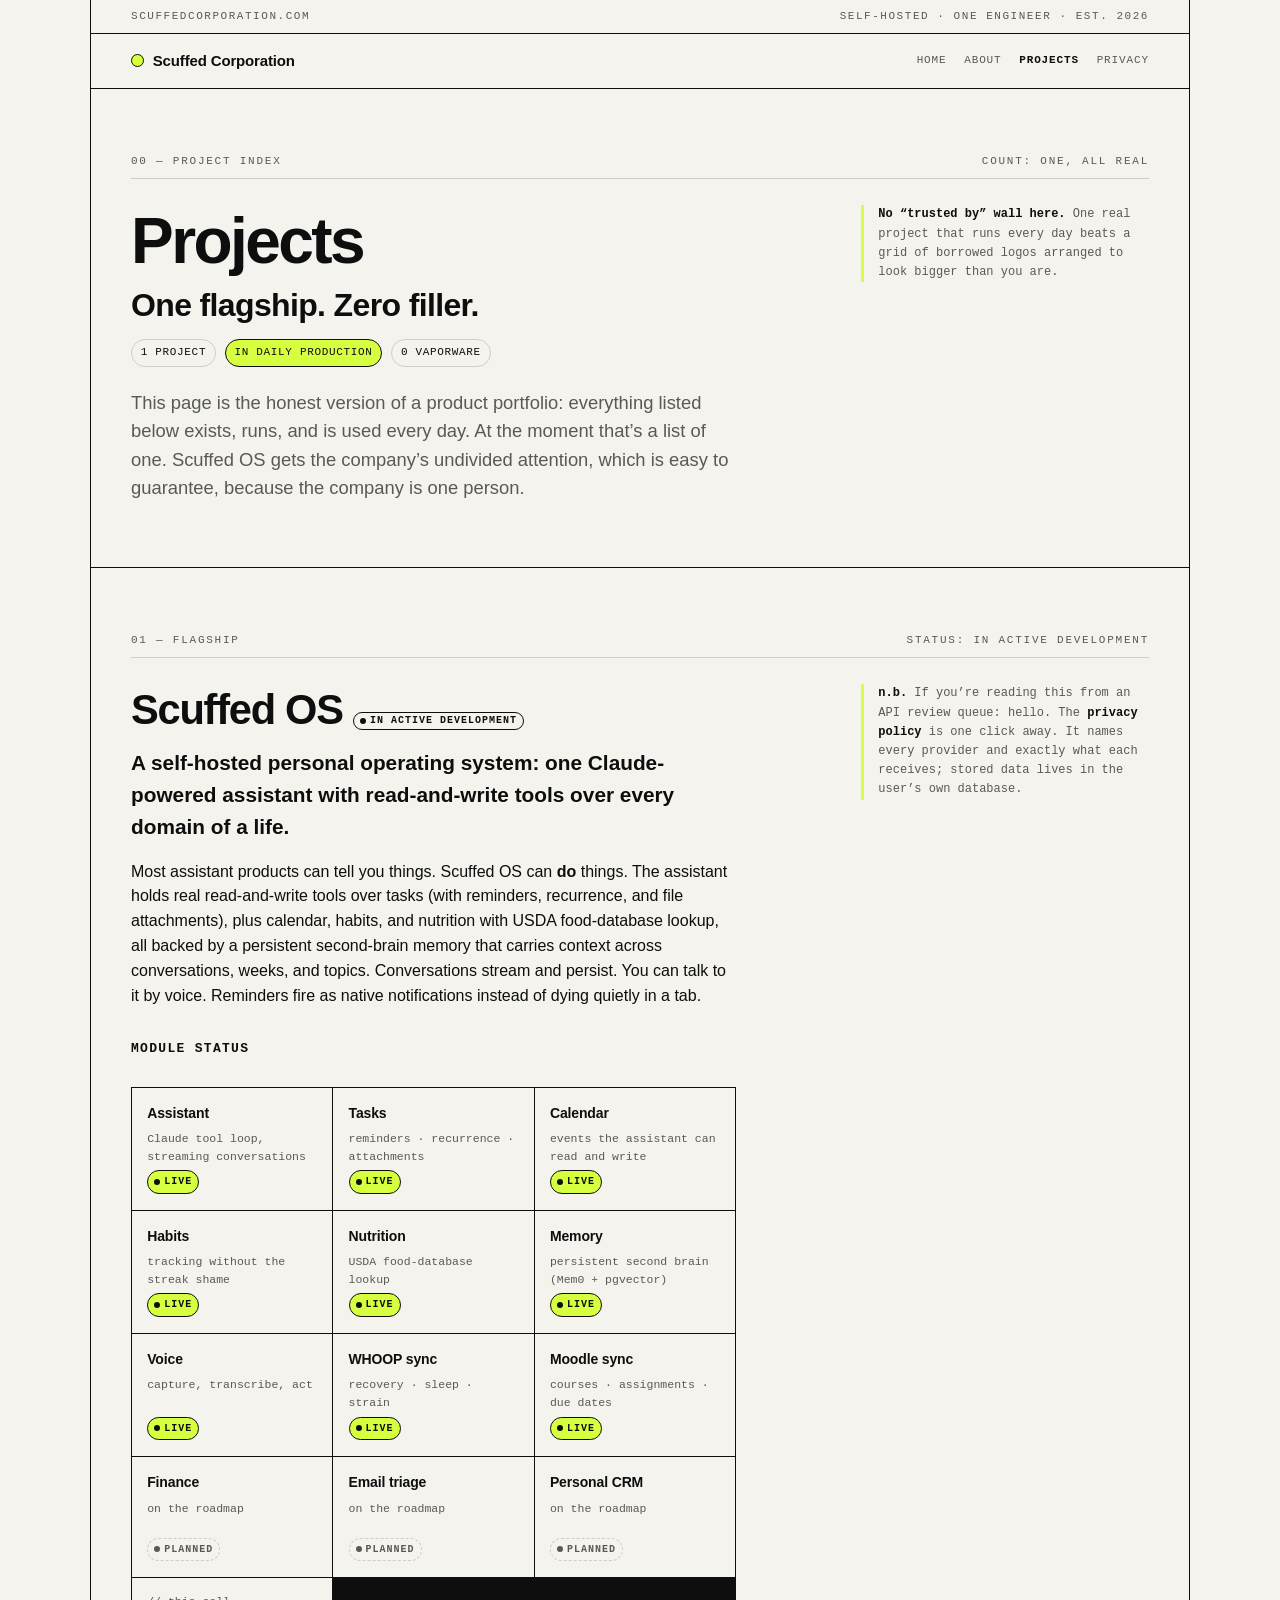
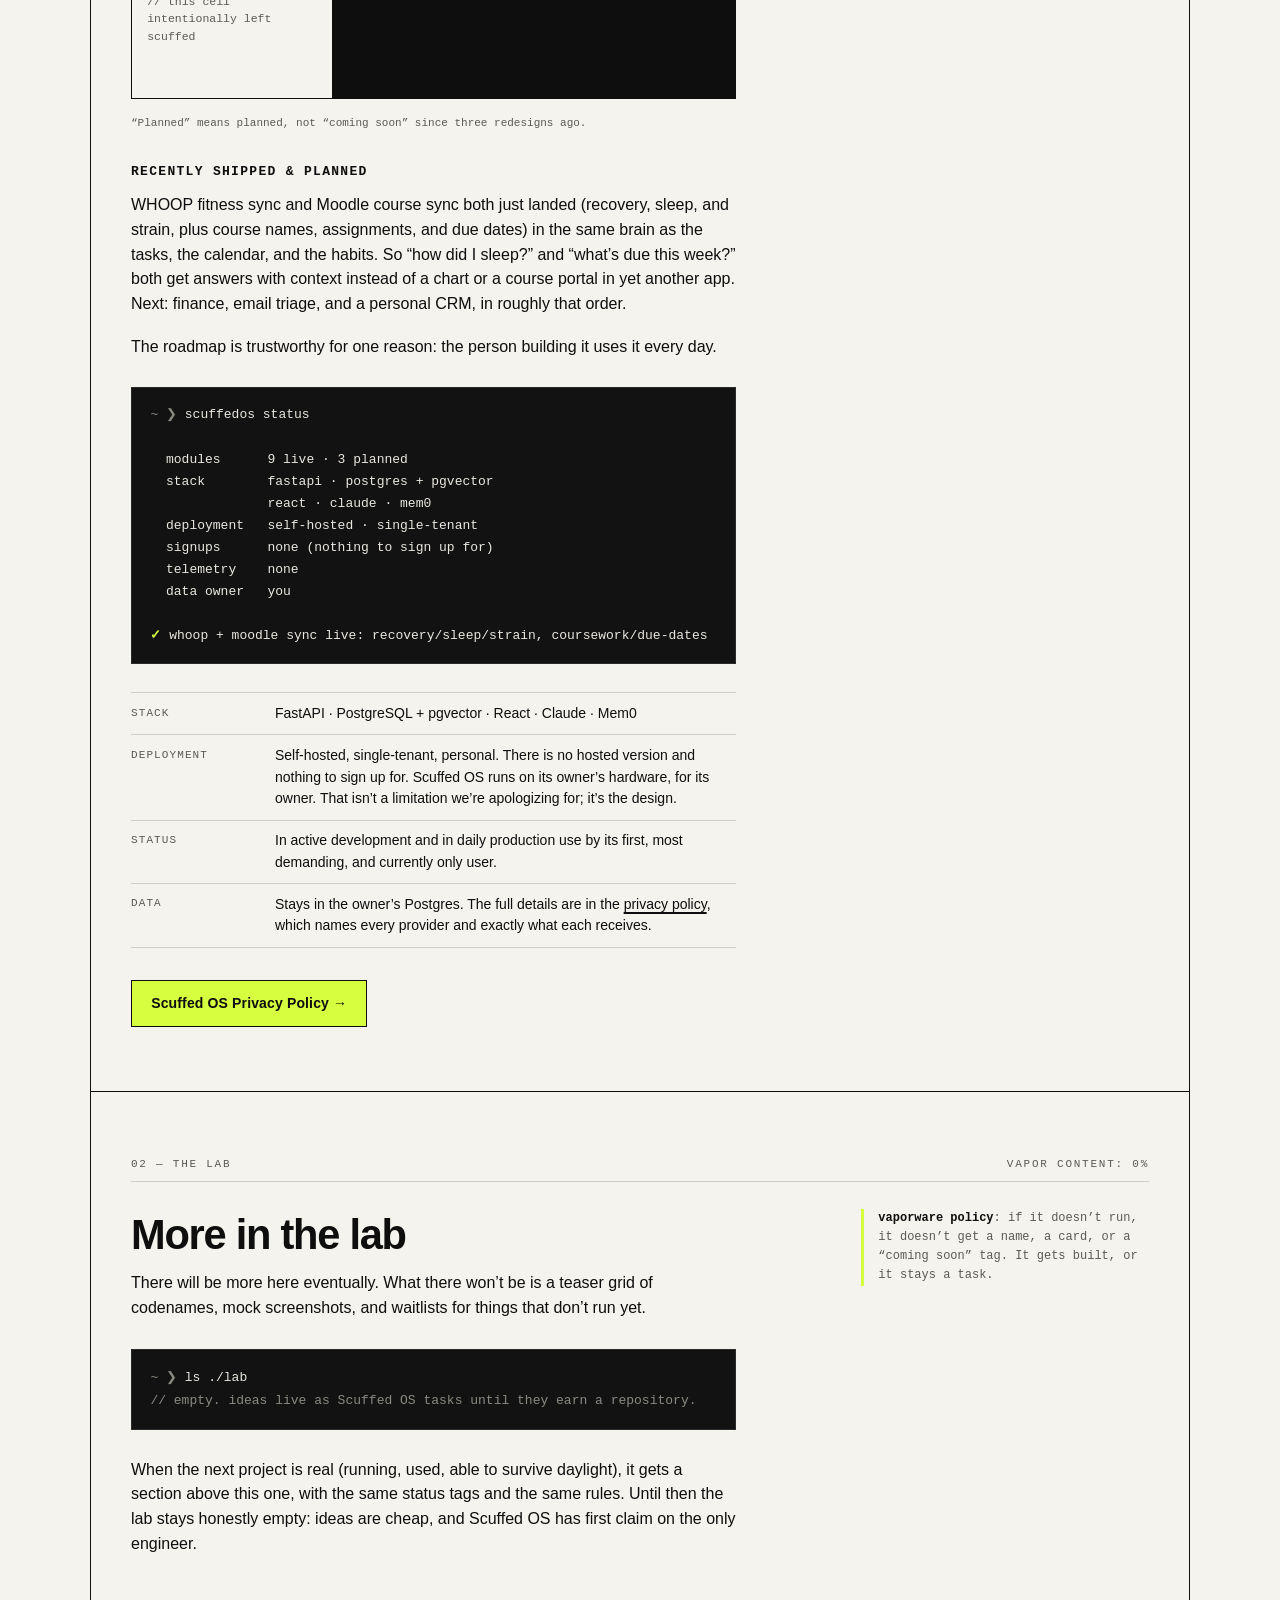
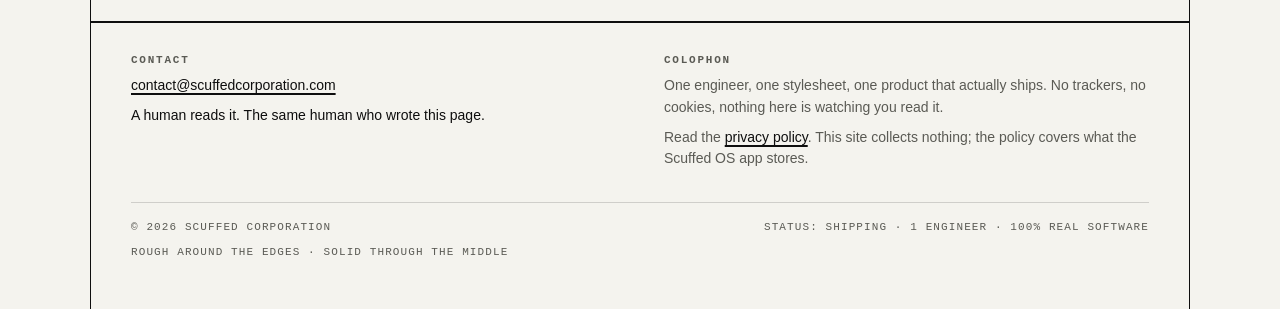
<file: projects/index.html>
<!DOCTYPE html>
<html lang="en">
<head>
<meta charset="utf-8">
<meta name="viewport" content="width=device-width, initial-scale=1">
<title>Projects — Scuffed Corporation</title>
<meta name="description" content="The Scuffed Corporation project index: Scuffed OS, a self-hosted personal operating system with one Claude-powered assistant holding read-and-write tools over tasks, calendar, habits, nutrition, and memory. One real project, zero vaporware.">
<link rel="canonical" href="https://scuffedcorporation.com/projects/">
<meta property="og:type" content="website">
<meta property="og:site_name" content="Scuffed Corporation">
<meta property="og:title" content="Projects — Scuffed Corporation">
<meta property="og:description" content="Scuffed OS: a self-hosted personal operating system with one Claude-powered assistant over every life domain. One real project, honestly tracked, zero vaporware.">
<meta property="og:url" content="https://scuffedcorporation.com/projects/">
<meta property="og:image" content="https://scuffedcorporation.com/og.png">
<meta property="og:image:width" content="1200">
<meta property="og:image:height" content="630">
<meta property="og:image:alt" content="Scuffed Corporation: the name is a joke, the software isn't.">
<meta name="twitter:card" content="summary_large_image">
<meta name="theme-color" content="#f4f3ee" media="(prefers-color-scheme: light)">
<meta name="theme-color" content="#0e0e0e" media="(prefers-color-scheme: dark)">
<link rel="icon" href="/favicon.svg" type="image/svg+xml">
<link rel="stylesheet" href="/styles.css">
</head>
<body>
<a class="skip" href="#main">Skip to content</a>

<div class="frame">
  <header>
    <p class="topline">
      <span>scuffedcorporation.com</span>
      <span>self-hosted &middot; one engineer &middot; est. 2026</span>
    </p>
    <nav class="site-nav" aria-label="Main">
      <a class="brand" href="/">Scuffed&nbsp;Corporation</a>
      <div class="nav-right">
        <ul>
          <li><a href="/">Home</a></li>
          <li><a href="/about/">About</a></li>
          <li><a href="/projects/" aria-current="page">Projects</a></li>
          <li><a href="/privacy/">Privacy</a></li>
        </ul>
      </div>
    </nav>
  </header>

  <main id="main" tabindex="-1">

    <!-- 00 / project index -->
    <section class="sec" aria-labelledby="projects-title">
      <p class="sec-label"><span>00 &mdash; project index</span><span>count: one, all real</span></p>
      <div class="sec-main">
        <h1 class="page-title" id="projects-title">Projects</h1>
        <p class="deck">One flagship. Zero filler.</p>
        <ul class="chips" aria-label="Portfolio in short">
          <li>1 project</li>
          <li class="chip-accent">in daily production</li>
          <li>0 vaporware</li>
        </ul>
        <p class="lede">This page is the honest version of a product portfolio: everything listed below exists, runs, and is used every day. At the moment that&rsquo;s a list of one. Scuffed OS gets the company&rsquo;s undivided attention, which is easy to guarantee, because the company is one person.</p>
      </div>
      <aside class="note">
        <strong>No &ldquo;trusted by&rdquo; wall here.</strong> One real project that runs every day beats a grid of borrowed logos arranged to look bigger than you are.
      </aside>
    </section>

    <!-- 01 / flagship: Scuffed OS -->
    <section class="sec" aria-labelledby="scuffedos-title">
      <p class="sec-label"><span>01 &mdash; flagship</span><span>status: in active development</span></p>
      <div class="sec-main">
        <h2 id="scuffedos-title">Scuffed OS <span class="tag tag-dev">in active development</span></h2>
        <p class="sub">A self-hosted personal operating system: one Claude-powered assistant with read-and-write tools over every domain of a life.</p>
        <p>Most assistant products can tell you things. Scuffed OS can <strong>do</strong> things. The assistant holds real read-and-write tools over tasks (with reminders, recurrence, and file attachments), plus calendar, habits, and nutrition with USDA food-database lookup, all backed by a persistent second-brain memory that carries context across conversations, weeks, and topics. Conversations stream and persist. You can talk to it by voice. Reminders fire as native notifications instead of dying quietly in a tab.</p>

        <h3>Module status</h3>
        <ul class="modules" aria-label="Scuffed OS modules and status">
          <li><span class="mod-name">Assistant</span><span class="mod-desc">Claude tool loop, streaming conversations</span><span class="tag tag-live">live</span></li>
          <li><span class="mod-name">Tasks</span><span class="mod-desc">reminders &middot; recurrence &middot; attachments</span><span class="tag tag-live">live</span></li>
          <li><span class="mod-name">Calendar</span><span class="mod-desc">events the assistant can read and write</span><span class="tag tag-live">live</span></li>
          <li><span class="mod-name">Habits</span><span class="mod-desc">tracking without the streak shame</span><span class="tag tag-live">live</span></li>
          <li><span class="mod-name">Nutrition</span><span class="mod-desc">USDA food-database lookup</span><span class="tag tag-live">live</span></li>
          <li><span class="mod-name">Memory</span><span class="mod-desc">persistent second brain (Mem0 + pgvector)</span><span class="tag tag-live">live</span></li>
          <li><span class="mod-name">Voice</span><span class="mod-desc">capture, transcribe, act</span><span class="tag tag-live">live</span></li>
          <li><span class="mod-name">WHOOP sync</span><span class="mod-desc">recovery &middot; sleep &middot; strain</span><span class="tag tag-live">live</span></li>
          <li><span class="mod-name">Moodle sync</span><span class="mod-desc">courses &middot; assignments &middot; due dates</span><span class="tag tag-live">live</span></li>
          <li><span class="mod-name">Finance</span><span class="mod-desc">on the roadmap</span><span class="tag tag-plan">planned</span></li>
          <li><span class="mod-name">Email triage</span><span class="mod-desc">on the roadmap</span><span class="tag tag-plan">planned</span></li>
          <li><span class="mod-name">Personal CRM</span><span class="mod-desc">on the roadmap</span><span class="tag tag-plan">planned</span></li>
          <li aria-hidden="true"><span class="mod-desc">// this cell intentionally left scuffed</span></li>
        </ul>
        <p class="legend">&ldquo;Planned&rdquo; means planned, not &ldquo;coming soon&rdquo; since three redesigns ago.</p>

        <h3>Recently shipped &amp; planned</h3>
        <p>WHOOP fitness sync and Moodle course sync both just landed (recovery, sleep, and strain, plus course names, assignments, and due dates) in the same brain as the tasks, the calendar, and the habits. So &ldquo;how did I sleep?&rdquo; and &ldquo;what&rsquo;s due this week?&rdquo; both get answers with context instead of a chart or a course portal in yet another app. Next: finance, email triage, and a personal CRM, in roughly that order.</p>
        <p>The roadmap is trustworthy for one reason: the person building it uses it every day.</p>

        <pre class="term" role="region" tabindex="0" aria-label="Scuffed OS status readout"><span class="term-prompt">~ &#10095;</span> scuffedos status

  modules      9 live &middot; 3 planned
  stack        fastapi &middot; postgres + pgvector
               react &middot; claude &middot; mem0
  deployment   self-hosted &middot; single-tenant
  signups      none (nothing to sign up for)
  telemetry    none
  data owner   you

<span class="term-ok">&#10003;</span> whoop + moodle sync live: recovery/sleep/strain, coursework/due-dates</pre>

        <dl class="meta">
          <div><dt>Stack</dt><dd>FastAPI &middot; PostgreSQL + pgvector &middot; React &middot; Claude &middot; Mem0</dd></div>
          <div><dt>Deployment</dt><dd>Self-hosted, single-tenant, personal. There is no hosted version and nothing to sign up for. Scuffed OS runs on its owner&rsquo;s hardware, for its owner. That isn&rsquo;t a limitation we&rsquo;re apologizing for; it&rsquo;s the design.</dd></div>
          <div><dt>Status</dt><dd>In active development and in daily production use by its first, most demanding, and currently only user.</dd></div>
          <div><dt>Data</dt><dd>Stays in the owner&rsquo;s Postgres. The full details are in the <a href="/privacy/">privacy policy</a>, which names every provider and exactly what each receives.</dd></div>
        </dl>

        <a class="btn" href="/privacy/">Scuffed OS Privacy Policy &rarr;</a>
      </div>
      <aside class="note">
        <strong>n.b.</strong> If you&rsquo;re reading this from an API review queue: hello. The <strong>privacy policy</strong> is one click away. It names every provider and exactly what each receives; stored data lives in the user&rsquo;s own database.
      </aside>
    </section>

    <!-- 02 / the lab -->
    <section class="sec" aria-labelledby="lab-title">
      <p class="sec-label"><span>02 &mdash; the lab</span><span>vapor content: 0%</span></p>
      <div class="sec-main">
        <h2 id="lab-title">More in the lab</h2>
        <p>There will be more here eventually. What there won&rsquo;t be is a teaser grid of codenames, mock screenshots, and waitlists for things that don&rsquo;t run yet.</p>

        <div class="term" role="group" aria-label="The lab, inspected honestly">
          <p><span class="term-prompt">~ &#10095;</span> ls ./lab</p>
          <p><span class="term-cmt">// empty. ideas live as Scuffed OS tasks until they earn a repository.</span></p>
        </div>

        <p>When the next project is real (running, used, able to survive daylight), it gets a section above this one, with the same status tags and the same rules. Until then the lab stays honestly empty: ideas are cheap, and Scuffed OS has first claim on the only engineer.</p>
      </div>
      <aside class="note">
        <strong>vaporware policy</strong>: if it doesn&rsquo;t run, it doesn&rsquo;t get a name, a card, or a &ldquo;coming soon&rdquo; tag. It gets built, or it stays a task.
      </aside>
    </section>

  </main>

  <footer>
    <div>
      <h2>Contact</h2>
      <p><a href="mailto:contact@scuffedcorporation.com">contact@scuffedcorporation.com</a></p>
      <p>A human reads it. The same human who wrote this page.</p>
    </div>
    <div class="colophon">
      <h2>Colophon</h2>
      <p>One engineer, one stylesheet, one product that actually ships. No trackers, no cookies, nothing here is watching you read it.</p>
      <p>Read the <a href="/privacy/">privacy policy</a>. This site collects nothing; the policy covers what the Scuffed OS app stores.</p>
    </div>
    <p class="copyright">
      <span>&copy; 2026 Scuffed Corporation</span>
      <span>status: shipping &middot; 1 engineer &middot; 100% real software</span>
      <span>rough around the edges &middot; solid through the middle</span>
    </p>
  </footer>
</div>

</body>
</html>
</file>
<file: styles.css>
/* ============================================================
   Scuffed Corporation — styles.css
   "Mono Bold" design system. One stylesheet, system fonts,
   no frameworks, no JavaScript. Light + dark.
   ------------------------------------------------------------
   Type scale is rem-based so browser font-size preferences are
   honored. --pad stays in px on purpose: it is layout gutter,
   not text, and scaling it would eat the 320px content box.
   ------------------------------------------------------------
   00 tokens   01 base   02 skip + utilities   03 frame
   04 topline + nav   05 sections + notes   06 display + hero
   07 stat strip   08 prose   09 tables   10 modules + tags
   11 meta list   12 terminal   13 button   14 footer
   ============================================================ */

/* ---------- 00 tokens ---------- */
:root {
  color-scheme: light dark;

  --paper: #f4f3ee;
  --ink: #0e0e0e;
  --acid: #d6ff3f;
  --on-acid: #0e0e0e;
  --muted: #5a5a54;
  --line-soft: rgba(14, 14, 14, .16);

  /* Terminal panel keeps its own palette: it stays dark in both
     themes, so these must not follow --paper / --ink. */
  --term-bg: #121212;
  --term-line: #2a2a2a;
  --term-fg: #e9e7df;
  --term-dim: #8a8a82;

  --sans: ui-sans-serif, -apple-system, "SF Pro Display", "Helvetica Neue", Arial, sans-serif;
  --mono: ui-monospace, "SF Mono", SFMono-Regular, Menlo, Consolas, monospace;
  --pad: clamp(16px, 4vw, 40px);
  --maxw: 1100px;
}
@media (prefers-color-scheme: dark) {
  :root {
    --paper: #0e0e0e;
    --ink: #f4f3ee;
    --muted: #a3a39a;
    --line-soft: rgba(244, 243, 238, .18);
  }
}

/* ---------- 01 base ---------- */
* { box-sizing: border-box; }
html { -webkit-text-size-adjust: 100%; }
body {
  margin: 0;
  background: var(--paper);
  color: var(--ink);
  font-family: var(--sans);
  font-size: 1rem;
  line-height: 1.55;
  -webkit-font-smoothing: antialiased;
}
img, svg { max-width: 100%; height: auto; }
::selection { background: var(--acid); color: var(--on-acid); }
:focus-visible { outline: 3px solid var(--ink); outline-offset: 2px; }
a { color: inherit; text-decoration: underline; text-decoration-thickness: 2px; text-underline-offset: 3px; }
a:hover { background: var(--acid); color: var(--on-acid); text-decoration: none; }
a[href^="mailto:"] { overflow-wrap: anywhere; }
p { margin: 0 0 1.1rem; }

/* ---------- 02 skip + utilities ---------- */
.skip {
  position: absolute; left: -999px; top: 0;
  background: var(--ink); color: var(--paper);
  padding: .6rem 1rem; z-index: 10; text-decoration: none;
}
.skip:focus { left: var(--pad); }
main:focus { outline: none; }
.visually-hidden {
  position: absolute; width: 1px; height: 1px;
  margin: -1px; padding: 0; border: 0;
  clip: rect(0 0 0 0); clip-path: inset(50%); overflow: hidden; white-space: nowrap;
}
.muted { color: var(--muted); }

/* ---------- 03 frame ---------- */
.frame {
  max-width: var(--maxw); margin: 0 auto;
  border-inline: 1px solid var(--ink);
  min-height: 100vh;
  min-height: 100dvh;
  display: flex; flex-direction: column;
}
main { flex: 1; }

/* ---------- 04 topline + nav ---------- */
.topline {
  display: flex; flex-wrap: wrap; gap: .25rem 1.5rem; justify-content: space-between;
  font-family: var(--mono); font-size: .6875rem; letter-spacing: .14em; text-transform: uppercase;
  color: var(--muted); padding: .5rem var(--pad); border-bottom: 1px solid var(--ink); margin: 0;
}
.site-nav {
  display: flex; flex-wrap: wrap; gap: .75rem 1.25rem;
  align-items: center; justify-content: space-between;
  padding: .6rem var(--pad); border-bottom: 1px solid var(--ink);
}
.brand {
  display: inline-flex; align-items: center; gap: .55rem;
  font-weight: 700; font-size: .9375rem; letter-spacing: -.01em; text-decoration: none;
  padding: .35rem 0;
}
.brand::before {
  content: ""; width: .73em; height: .73em; border-radius: 50%;
  background: var(--acid); border: 1.5px solid var(--ink); flex: none;
}
.brand:hover { background: none; color: inherit; }
.nav-right { display: flex; align-items: center; gap: .5rem 1.25rem; flex-wrap: wrap; }
.site-nav ul {
  list-style: none; margin: 0; padding: 0;
  display: flex; flex-wrap: wrap; gap: 0 1.1rem; align-items: center;
  font-family: var(--mono); font-size: .6875rem; letter-spacing: .08em; text-transform: uppercase;
}
.site-nav li { margin: 0; }
.site-nav ul a { display: block; padding: .55rem 0; color: var(--muted); text-decoration: none; }
.site-nav ul a:hover { background: none; color: var(--ink); }
.site-nav a[aria-current="page"] { color: var(--ink); font-weight: 700; }
.nav-cta {
  display: inline-flex; align-items: center; gap: .4rem;
  font-family: var(--sans); font-size: .75rem; font-weight: 700; letter-spacing: .02em; text-transform: none;
  padding: .5rem .8rem; background: var(--acid); color: var(--on-acid); border: 1.5px solid var(--ink); text-decoration: none;
}
.nav-cta:hover { background: var(--on-acid); color: var(--acid); }

/* ---------- 05 sections + notes ---------- */
.sec {
  border-bottom: 1px solid var(--ink);
  padding: clamp(2rem, 6vw, 4rem) var(--pad);
  display: grid; grid-template-columns: minmax(0, 1fr); gap: 1.4rem 3.5rem; align-items: start;
}
.sec-main { max-width: 68ch; min-width: 0; }
.sec-main > :last-child { margin-bottom: 0; }
.sec-label {
  grid-column: 1 / -1;
  display: flex; flex-wrap: wrap; justify-content: space-between; gap: .15rem 1rem; margin: 0 0 .25rem;
  font-family: var(--mono); font-size: .6875rem; letter-spacing: .16em; text-transform: uppercase; color: var(--muted);
  border-bottom: 1px solid var(--line-soft); padding-bottom: .5rem;
}
/* The status span must be free to wrap: several run past 400px and
   would otherwise push the whole document wider than a phone. */
.sec-label span { min-width: 0; }
.sec-label span + span { text-align: right; }
@media (max-width: 560px) {
  .sec-label { flex-direction: column; }
  .sec-label span + span { text-align: left; }
}
.note {
  font-family: var(--mono); font-size: .75rem; line-height: 1.6; color: var(--muted);
  border-left: 3px solid var(--acid); padding-left: .9rem; max-width: 40ch;
}
.note strong { color: var(--ink); }
@media (min-width: 980px) {
  .sec { grid-template-columns: minmax(0, 68ch) minmax(200px, 1fr); }
  .note { position: sticky; top: 1.5rem; justify-self: end; }
}

/* ---------- 06 display + hero ---------- */
.hero { padding-top: clamp(1.5rem, 4vw, 3rem); }
h1, .page-title {
  font-weight: 700; letter-spacing: -.04em; line-height: .92; color: var(--ink);
  margin: .4rem 0 1.1rem; font-size: clamp(2.4rem, 8vw, 4.5rem);
}
.page-title { font-size: clamp(2.2rem, 7vw, 4rem); }
.hero h1 { font-size: clamp(2.8rem, 11vw, 7rem); }
.eyebrow {
  display: inline-flex; align-items: center; gap: .6rem; margin: 0 0 .35rem;
  font-family: var(--mono); font-size: .6875rem; font-weight: 600; letter-spacing: .14em; text-transform: uppercase; color: var(--ink);
}
.eyebrow .ar { font-size: 1.1em; }
h2 { font-weight: 700; font-size: clamp(1.6rem, 5vw, 2.6rem); line-height: 1; letter-spacing: -.03em; margin: .3rem 0 1rem; }
h3 { font-family: var(--mono); font-size: .8125rem; text-transform: uppercase; letter-spacing: .1em; margin: 1.9rem 0 .65rem; color: var(--ink); }
.sub { font-weight: 700; font-size: clamp(1.05rem, 2.4vw, 1.3rem); margin: 0 0 1rem; }
.deck {
  font-size: clamp(1.25rem, 3.4vw, 2rem); font-weight: 700; letter-spacing: -.02em; line-height: 1.08;
  margin: .6rem 0 1rem; max-width: 24ch;
}
.hl {
  text-decoration: none; background: var(--acid); color: var(--on-acid);
  box-decoration-break: clone; -webkit-box-decoration-break: clone; padding: 0 .12em;
}
.chips {
  margin: 0 0 1.4rem; padding: 0; list-style: none;
  display: flex; flex-wrap: wrap; gap: .45rem .55rem;
  font-family: var(--mono); font-size: .6875rem; letter-spacing: .06em; text-transform: uppercase;
}
.chips li { border: 1px solid var(--line-soft); padding: .4em .8em; border-radius: 100px; margin: 0; }
.chips .chip-accent { background: var(--acid); color: var(--on-acid); border-color: var(--ink); }
.lede { font-size: clamp(1rem, 2vw, 1.15rem); color: var(--muted); max-width: 60ch; margin: 0 0 1.1rem; }
.lede strong, .lede b { color: var(--ink); }
.cta-row { display: flex; flex-wrap: wrap; gap: .7rem; align-items: center; margin: 1.6rem 0 1.4rem; }

/* ---------- 07 stat strip ---------- */
.stat-band { border-bottom: 1px solid var(--ink); padding: clamp(1.25rem, 4vw, 2.25rem) var(--pad); }
.stat-band .stats { margin: 0; }
.stats {
  list-style: none; padding: 0; margin: 1.75rem 0;
  display: grid; grid-template-columns: repeat(4, 1fr);
  border: 1px solid var(--ink); background: var(--ink); gap: 1px;
}
.stats li {
  background: var(--paper); padding: 1.1rem 1rem; margin: 0; min-height: 7rem;
  display: flex; flex-direction: column; justify-content: space-between;
}
.stat-num { font-size: clamp(2.2rem, 6vw, 3.6rem); font-weight: 700; letter-spacing: -.04em; line-height: .85; }
.stat-num .em { border-bottom: .1em solid var(--acid); }
.stat-label {
  font-family: var(--mono); font-size: .6875rem; font-weight: 600; letter-spacing: .1em; text-transform: uppercase;
  color: var(--muted); line-height: 1.35; margin-top: .7rem;
}
@media (max-width: 640px) { .stats { grid-template-columns: repeat(2, 1fr); } }

/* ---------- 08 prose ---------- */
:where(.sec-main) ul, :where(.sec-main) ol { margin: 0 0 1.1rem; padding-left: 1.35rem; }
:where(.sec-main) li { margin: 0 0 .4rem; }
:where(.sec-main) li::marker { color: var(--muted); }
code { font-family: var(--mono); border: 1px solid var(--line-soft); padding: .05em .35em; font-size: .9em; }

/* ---------- 09 tables ---------- */
table.facts { width: 100%; border-collapse: collapse; margin: 1.75rem 0; font-size: .875rem; }
.facts th, .facts td { border: 1px solid var(--ink); padding: .6rem .85rem; text-align: left; vertical-align: top; }
.facts th { width: 46%; font-weight: 700; }
.facts td { color: var(--muted); }
.facts td strong, .facts th strong { color: var(--ink); }
.facts td a, .facts th a { color: var(--ink); }
.facts thead th {
  width: auto; font-family: var(--mono); font-size: .6875rem; letter-spacing: .12em; text-transform: uppercase; color: var(--muted);
}
.facts--auto th { width: auto; }
.table-scroll { overflow-x: auto; margin: 1.75rem 0; }
.table-scroll > table { margin: 0; }

/* ---------- 10 modules + tags ---------- */
.modules {
  list-style: none; margin: 1.75rem 0; padding: 0;
  display: grid; grid-template-columns: repeat(auto-fill, minmax(180px, 1fr));
  gap: 1px; background: var(--ink); border: 1px solid var(--ink);
}
.modules li {
  background: var(--paper); padding: .95rem .95rem 1rem; margin: 0;
  display: flex; flex-direction: column; gap: .35rem; min-height: 7.5rem;
}
.mod-name { font-weight: 700; font-size: .875rem; letter-spacing: -.01em; }
.mod-desc { font-family: var(--mono); font-size: .71875rem; color: var(--muted); line-height: 1.5; }
.tag {
  margin-top: auto; align-self: flex-start;
  display: inline-flex; align-items: center; gap: .4em;
  font-family: var(--mono); font-size: .625rem; font-weight: 700; letter-spacing: .1em; text-transform: uppercase;
  padding: .3em .6em; border: 1.5px solid var(--ink); border-radius: 100px;
}
.tag::before { content: ""; width: .6em; height: .6em; border-radius: 50%; background: currentColor; }
.tag-live { background: var(--acid); color: var(--on-acid); border-color: var(--ink); }
.tag-live::before { background: var(--on-acid); }
.tag-dev { background: transparent; color: var(--ink); border-color: var(--ink); }
.tag-plan { background: transparent; color: var(--muted); border: 1.5px dashed var(--line-soft); }
.legend { font-family: var(--mono); font-size: .6875rem; color: var(--muted); margin: -0.75rem 0 1.75rem; }

/* ---------- 11 meta list ---------- */
dl.meta { margin: 0 0 2rem; font-size: .875rem; }
.meta > div {
  display: grid; grid-template-columns: 8rem minmax(0, 1fr); gap: 1rem;
  padding: .6rem 0; border-top: 1px solid var(--line-soft);
}
.meta > div:last-child { border-bottom: 1px solid var(--line-soft); }
.meta dt { font-family: var(--mono); text-transform: uppercase; letter-spacing: .1em; font-size: .6875rem; color: var(--muted); padding-top: .15em; }
.meta dd { margin: 0; }
.meta dd a { color: var(--ink); }
@media (max-width: 480px) { .meta > div { grid-template-columns: 1fr; gap: .15rem; } }

/* ---------- 12 terminal (always a dark inset panel) ---------- */
.term {
  margin: 1.75rem 0; padding: 1rem 1.15rem; border: 1px solid var(--term-line);
  background: var(--term-bg); color: var(--term-fg);
  font-family: var(--mono); font-size: .8125rem; line-height: 1.8; overflow-x: auto;
}
.term p { margin: 0; }
pre.term { white-space: pre; line-height: 1.7; }
.term a { color: var(--term-fg); }
.term a:hover { background: var(--acid); color: var(--on-acid); }
.term-prompt { color: var(--term-dim); }
.term-ok { color: var(--acid); font-weight: 700; }
.term-cmt { color: var(--term-dim); }

/* ---------- 13 button ---------- */
.btn {
  display: inline-flex; align-items: center; gap: .5rem;
  font-family: var(--sans); font-weight: 700; font-size: .875rem; letter-spacing: .01em;
  padding: .75rem 1.2rem; border: 1.5px solid var(--ink); background: var(--acid); color: var(--on-acid);
  text-decoration: none; transition: transform .12s ease;
}
.btn:hover { background: var(--on-acid); color: var(--acid); transform: translateY(-2px); }
.btn:active { transform: translateY(0); }
.btn-ghost { background: transparent; color: var(--ink); }
.btn-ghost:hover { background: var(--ink); color: var(--paper); }
@media (prefers-reduced-motion: reduce) { .btn { transition: none; } }

/* ---------- 14 footer ---------- */
footer {
  border-top: 1px solid var(--ink); padding: 2rem var(--pad) 2.5rem; font-size: .875rem;
  display: grid; grid-template-columns: minmax(0, 1fr); gap: 1.5rem 3rem;
}
@media (min-width: 760px) { footer { grid-template-columns: 1fr 1fr; } }
footer h2 { font-family: var(--mono); font-size: .6875rem; letter-spacing: .16em; text-transform: uppercase; color: var(--muted); margin: 0 0 .6rem; }
footer p { margin: 0 0 .5rem; }
.colophon { color: var(--muted); }
.colophon a { color: var(--ink); }
.copyright {
  grid-column: 1 / -1; border-top: 1px solid var(--line-soft); padding-top: 1rem;
  font-family: var(--mono); font-size: .6875rem; letter-spacing: .1em; text-transform: uppercase; color: var(--muted);
  display: flex; flex-wrap: wrap; gap: .5rem 2rem; justify-content: space-between;
}
</file>
